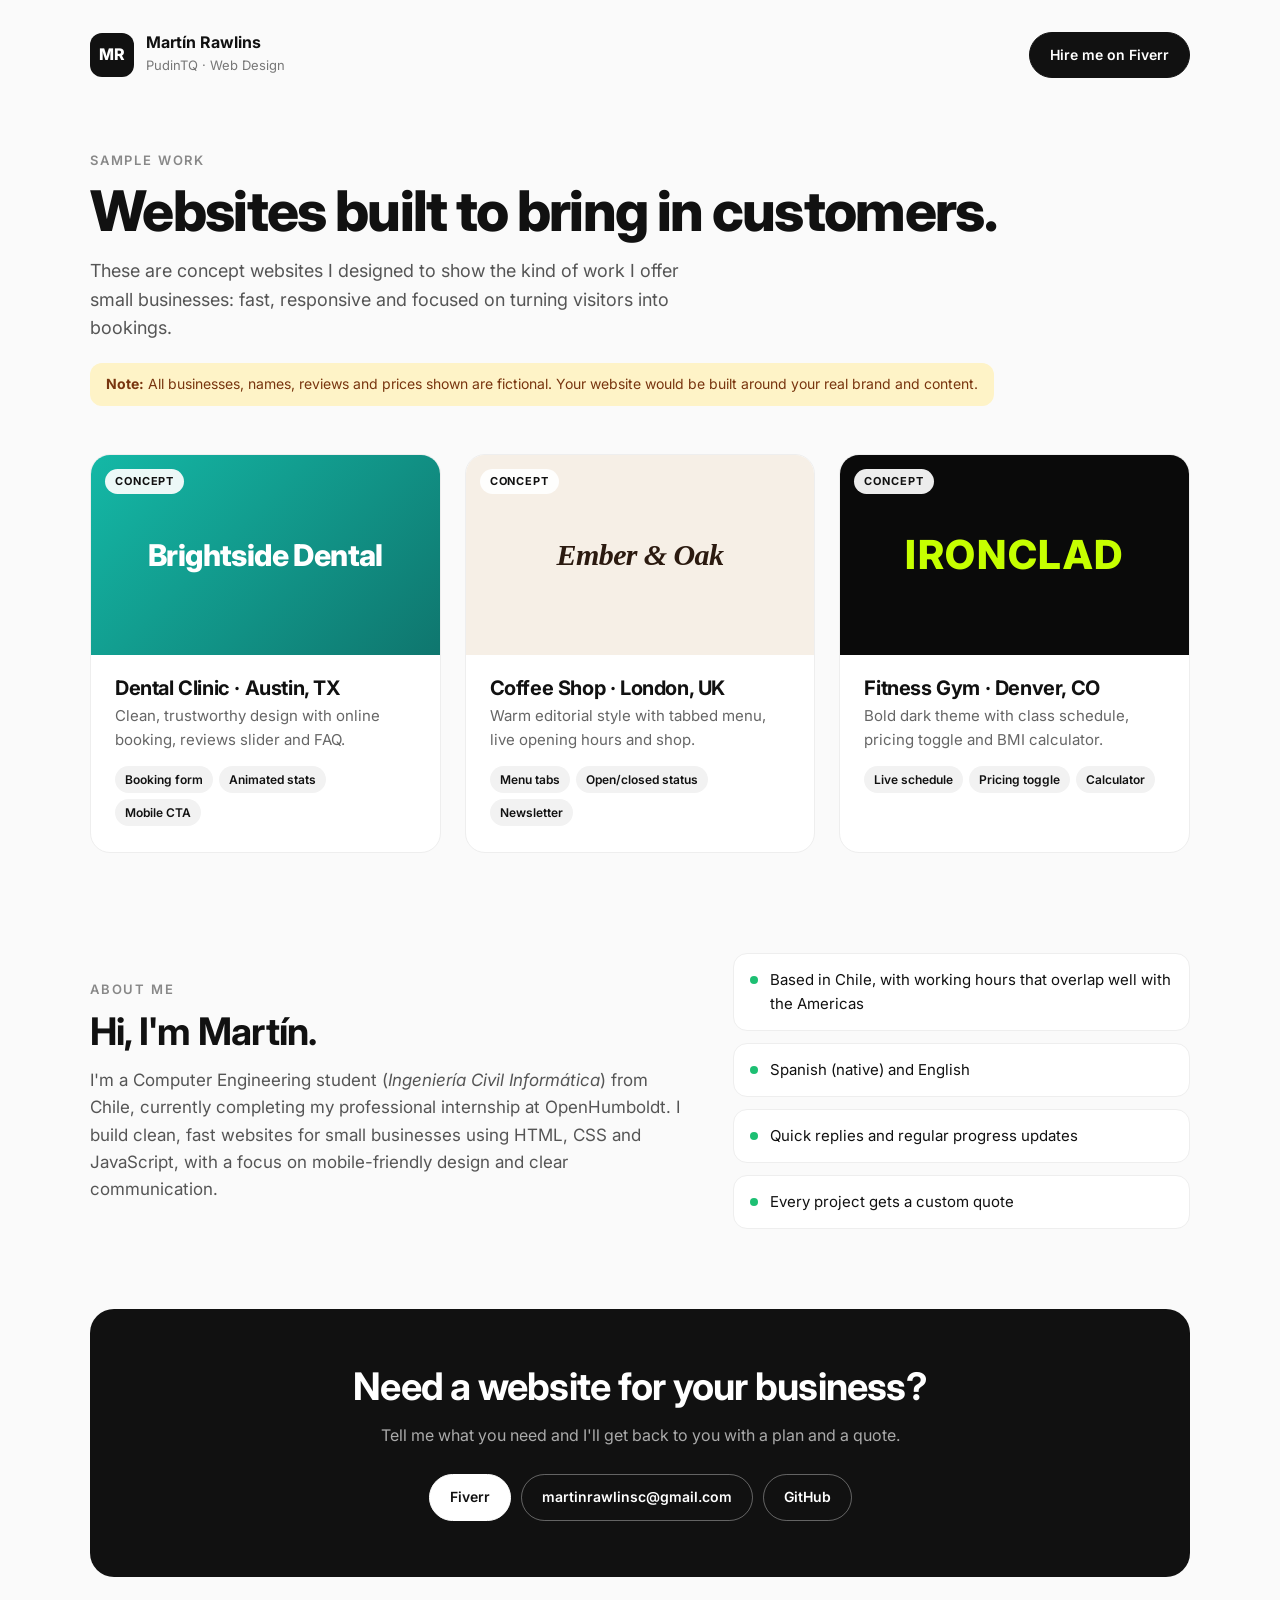
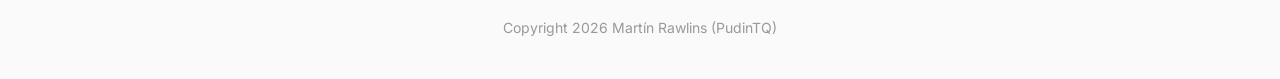
<file: webpages/samples/index.html>
<!DOCTYPE html>
<html lang="en">
<head>
  <meta charset="UTF-8">
  <meta name="viewport" content="width=device-width, initial-scale=1.0">
  <title>Martín Rawlins | Web Design Portfolio</title>
  <meta name="description" content="Web design portfolio of Martín Rawlins (PudinTQ): modern, responsive websites for small businesses.">
  <meta name="author" content="Martín Rawlins">
  <link rel="preconnect" href="https://fonts.googleapis.com">
  <link rel="preconnect" href="https://fonts.gstatic.com" crossorigin>
  <link href="https://fonts.googleapis.com/css2?family=Inter:wght@400;500;600;800&display=swap" rel="stylesheet">
  <style>
    * { box-sizing: border-box; margin: 0; padding: 0; }
    body { font-family: "Inter", system-ui, sans-serif; background: #fafafa; color: #111; line-height: 1.6; padding: 32px 20px 40px; }
    .wrap { max-width: 1100px; margin: 0 auto; }

    .top { display: flex; justify-content: space-between; align-items: center; gap: 16px; flex-wrap: wrap; margin-bottom: 72px; }
    .brand { display: flex; align-items: center; gap: 12px; }
    .brand__mark { display: grid; place-items: center; width: 44px; height: 44px; border-radius: 12px; background: #111; color: #fff; font-weight: 800; }
    .brand strong { display: block; line-height: 1.2; }
    .brand small { color: #777; font-size: 13px; }
    .btn { display: inline-block; padding: 11px 20px; border-radius: 999px; background: #111; color: #fff; font-weight: 600; font-size: 14px; text-decoration: none; transition: .2s; border: 1.5px solid #111; }
    .btn:hover { background: #1dbf73; border-color: #1dbf73; }
    .btn--light { background: #fff; color: #111; border-color: #fff; }
    .btn--outline { background: transparent; color: #fff; border-color: rgba(255,255,255,.35); }
    .btn--outline:hover { background: #fff; color: #111; border-color: #fff; }

    h1 { font-size: clamp(36px, 5vw, 56px); font-weight: 800; letter-spacing: -0.03em; line-height: 1.1; margin-bottom: 14px; }
    h2 { font-size: clamp(28px, 3.5vw, 38px); letter-spacing: -0.02em; line-height: 1.15; margin-bottom: 14px; }
    .kicker { font-size: 13px; font-weight: 600; text-transform: uppercase; letter-spacing: .14em; color: #888; margin-bottom: 10px; }
    .lead { color: #555; font-size: 18px; max-width: 600px; margin-bottom: 20px; }
    .note { display: inline-block; background: #fef3c7; color: #78350f; font-size: 14px; padding: 10px 16px; border-radius: 12px; margin-bottom: 48px; }

    .grid { display: grid; grid-template-columns: repeat(auto-fit, minmax(300px, 1fr)); gap: 24px; }
    .card { display: block; color: inherit; text-decoration: none; background: #fff; border: 1px solid #eee; border-radius: 20px; overflow: hidden; transition: .3s; }
    .card:hover { transform: translateY(-6px); box-shadow: 0 20px 40px rgba(0,0,0,.08); }
    .thumb { position: relative; height: 200px; display: grid; place-items: center; font-size: 30px; font-weight: 800; letter-spacing: -0.02em; }
    .thumb::after { content: "Concept"; position: absolute; top: 14px; left: 14px; background: rgba(255,255,255,.92); color: #111; font-family: "Inter", sans-serif; font-style: normal; font-size: 11px; font-weight: 700; letter-spacing: .08em; text-transform: uppercase; padding: 4px 10px; border-radius: 999px; }
    .body { padding: 22px 24px 26px; }
    .body h2 { font-size: 20px; margin-bottom: 4px; }
    .body p { color: #666; font-size: 15px; margin-bottom: 14px; }
    .tags { display: flex; flex-wrap: wrap; gap: 6px; }
    .tags span { font-size: 12px; font-weight: 600; background: #f2f2f2; padding: 4px 10px; border-radius: 999px; }

    .about { display: grid; grid-template-columns: 1.3fr 1fr; gap: 48px; align-items: center; margin: 100px 0 80px; }
    .about p:not(.kicker) { color: #555; font-size: 17px; }
    .facts { list-style: none; display: grid; gap: 12px; }
    .facts li { display: flex; gap: 12px; align-items: baseline; background: #fff; border: 1px solid #eee; border-radius: 14px; padding: 14px 16px; font-size: 15px; }
    .facts li::before { content: ""; flex: none; width: 8px; height: 8px; border-radius: 50%; background: #1dbf73; transform: translateY(-1px); }

    .contact { background: #111; color: #fff; border-radius: 24px; padding: 56px 32px; text-align: center; }
    .contact p { color: #aaa; margin-bottom: 26px; }
    .contact__links { display: flex; justify-content: center; gap: 10px; flex-wrap: wrap; }
    .foot { text-align: center; color: #999; font-size: 14px; margin-top: 40px; }

    @media (max-width: 760px) {
      .top { margin-bottom: 48px; }
      .about { grid-template-columns: 1fr; gap: 28px; margin: 72px 0 56px; }
      .contact { padding: 44px 20px; }
    }
  </style>
</head>
<body>
  <div class="wrap">
    <header class="top">
      <div class="brand">
        <span class="brand__mark">MR</span>
        <div><strong>Martín Rawlins</strong><small>PudinTQ · Web Design</small></div>
      </div>
      <a class="btn" href="https://www.fiverr.com/pudintq" target="_blank" rel="noopener">Hire me on Fiverr</a>
    </header>

    <p class="kicker">Sample Work</p>
    <h1>Websites built to bring in customers.</h1>
    <p class="lead">These are concept websites I designed to show the kind of work I offer small businesses: fast, responsive and focused on turning visitors into bookings.</p>
    <p class="note"><strong>Note:</strong> All businesses, names, reviews and prices shown are fictional. Your website would be built around your real brand and content.</p>

    <div class="grid">
      <a class="card" href="brightside-dental/index.html">
        <div class="thumb" style="background:linear-gradient(135deg,#14b8a6,#0f766e);color:#fff">Brightside Dental</div>
        <div class="body">
          <h2>Dental Clinic · Austin, TX</h2>
          <p>Clean, trustworthy design with online booking, reviews slider and FAQ.</p>
          <div class="tags"><span>Booking form</span><span>Animated stats</span><span>Mobile CTA</span></div>
        </div>
      </a>
      <a class="card" href="ember-oak-coffee/index.html">
        <div class="thumb" style="background:#f6efe6;color:#2b1a10;font-family:Georgia,serif;font-style:italic">Ember &amp; Oak</div>
        <div class="body">
          <h2>Coffee Shop · London, UK</h2>
          <p>Warm editorial style with tabbed menu, live opening hours and shop.</p>
          <div class="tags"><span>Menu tabs</span><span>Open/closed status</span><span>Newsletter</span></div>
        </div>
      </a>
      <a class="card" href="ironclad-fitness/index.html">
        <div class="thumb" style="background:#0a0a0a;color:#c6ff00;font-size:40px;letter-spacing:.04em">IRONCLAD</div>
        <div class="body">
          <h2>Fitness Gym · Denver, CO</h2>
          <p>Bold dark theme with class schedule, pricing toggle and BMI calculator.</p>
          <div class="tags"><span>Live schedule</span><span>Pricing toggle</span><span>Calculator</span></div>
        </div>
      </a>
    </div>

    <section class="about">
      <div>
        <p class="kicker">About Me</p>
        <h2>Hi, I'm Martín.</h2>
        <p>I'm a Computer Engineering student (<em>Ingeniería Civil Informática</em>) from Chile, currently completing my professional internship at OpenHumboldt. I build clean, fast websites for small businesses using HTML, CSS and JavaScript, with a focus on mobile-friendly design and clear communication.</p>
      </div>
      <ul class="facts">
        <li>Based in Chile, with working hours that overlap well with the Americas</li>
        <li>Spanish (native) and English</li>
        <li>Quick replies and regular progress updates</li>
        <li>Every project gets a custom quote</li>
      </ul>
    </section>

    <section class="contact">
      <h2>Need a website for your business?</h2>
      <p>Tell me what you need and I'll get back to you with a plan and a quote.</p>
      <div class="contact__links">
        <a class="btn btn--light" href="https://www.fiverr.com/pudintq" target="_blank" rel="noopener">Fiverr</a>
        <a class="btn btn--outline" href="mailto:martinrawlinsc@gmail.com">martinrawlinsc@gmail.com</a>
        <a class="btn btn--outline" href="https://github.com/PudinTQ" target="_blank" rel="noopener">GitHub</a>
      </div>
    </section>

    <footer class="foot">Copyright <span id="year"></span> Martín Rawlins (PudinTQ)</footer>
  </div>
  <script>document.getElementById("year").textContent = new Date().getFullYear();</script>
</body>
</html>
</file>
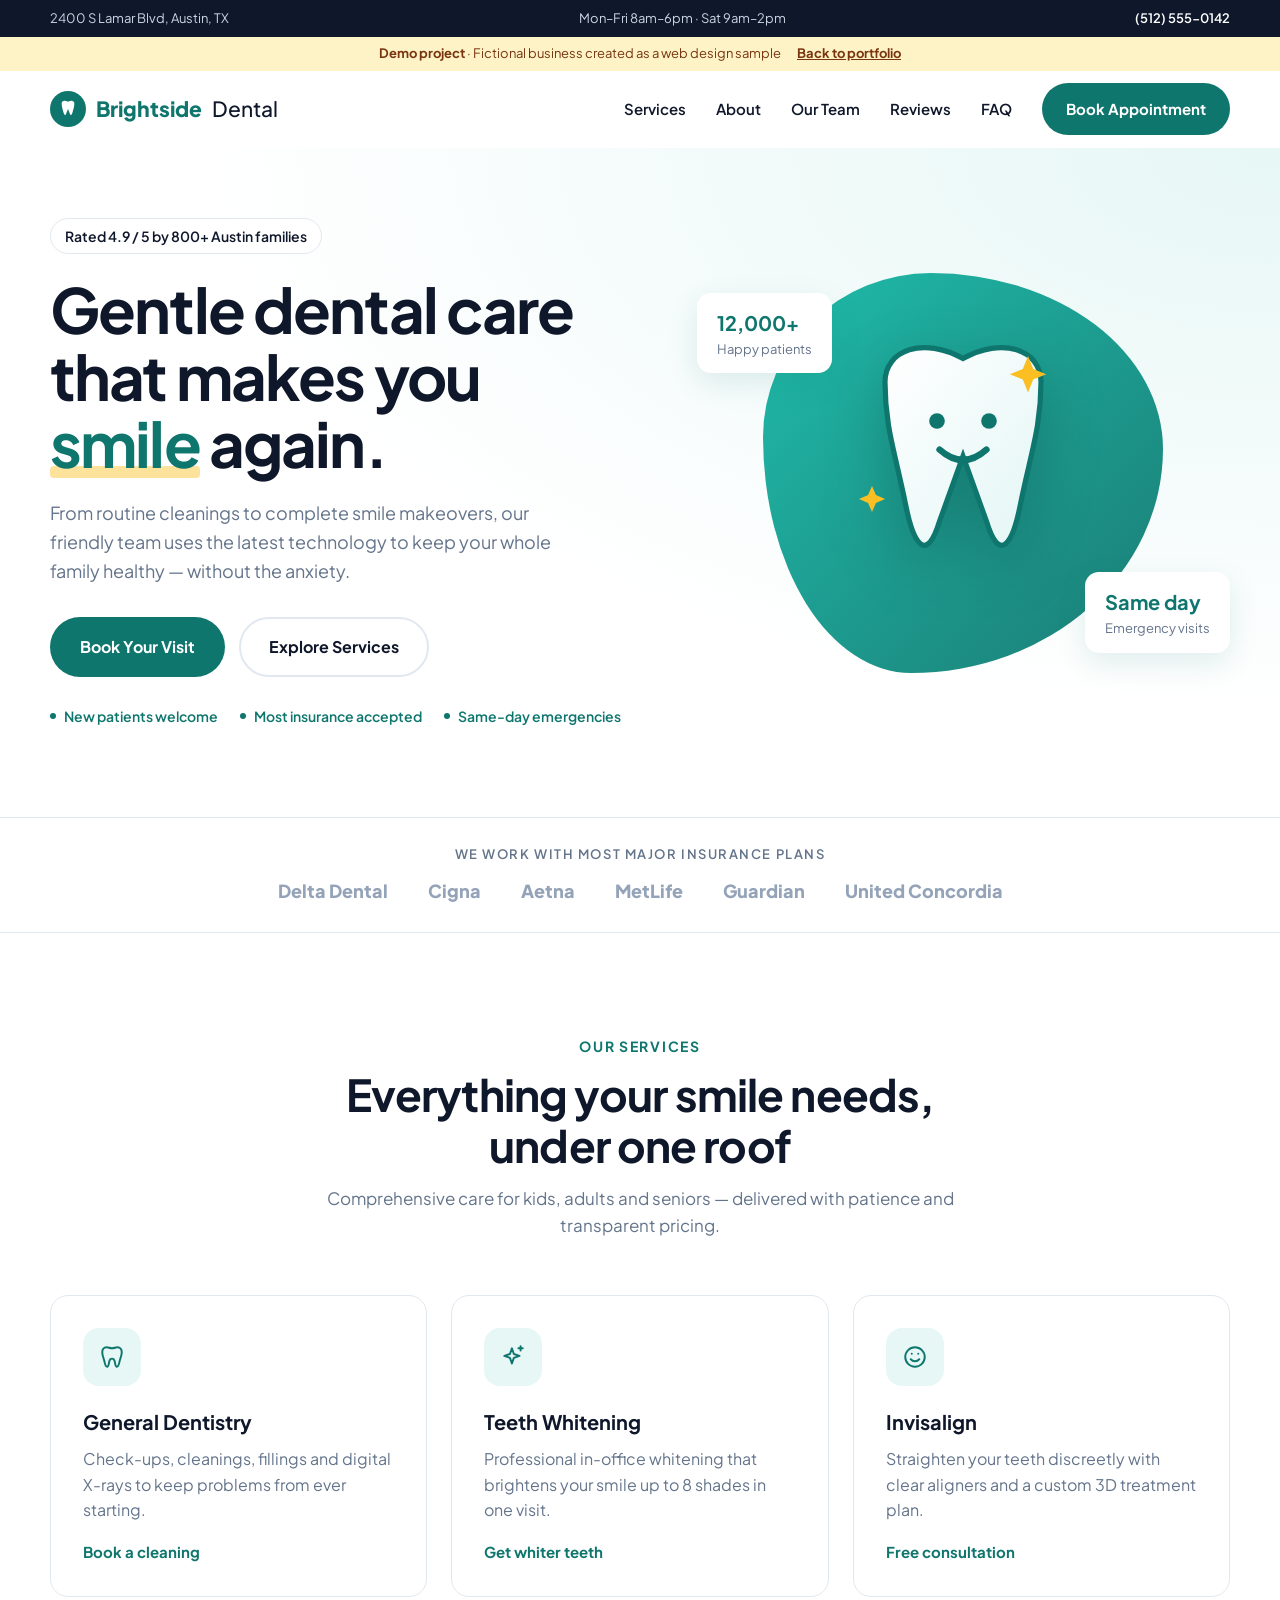
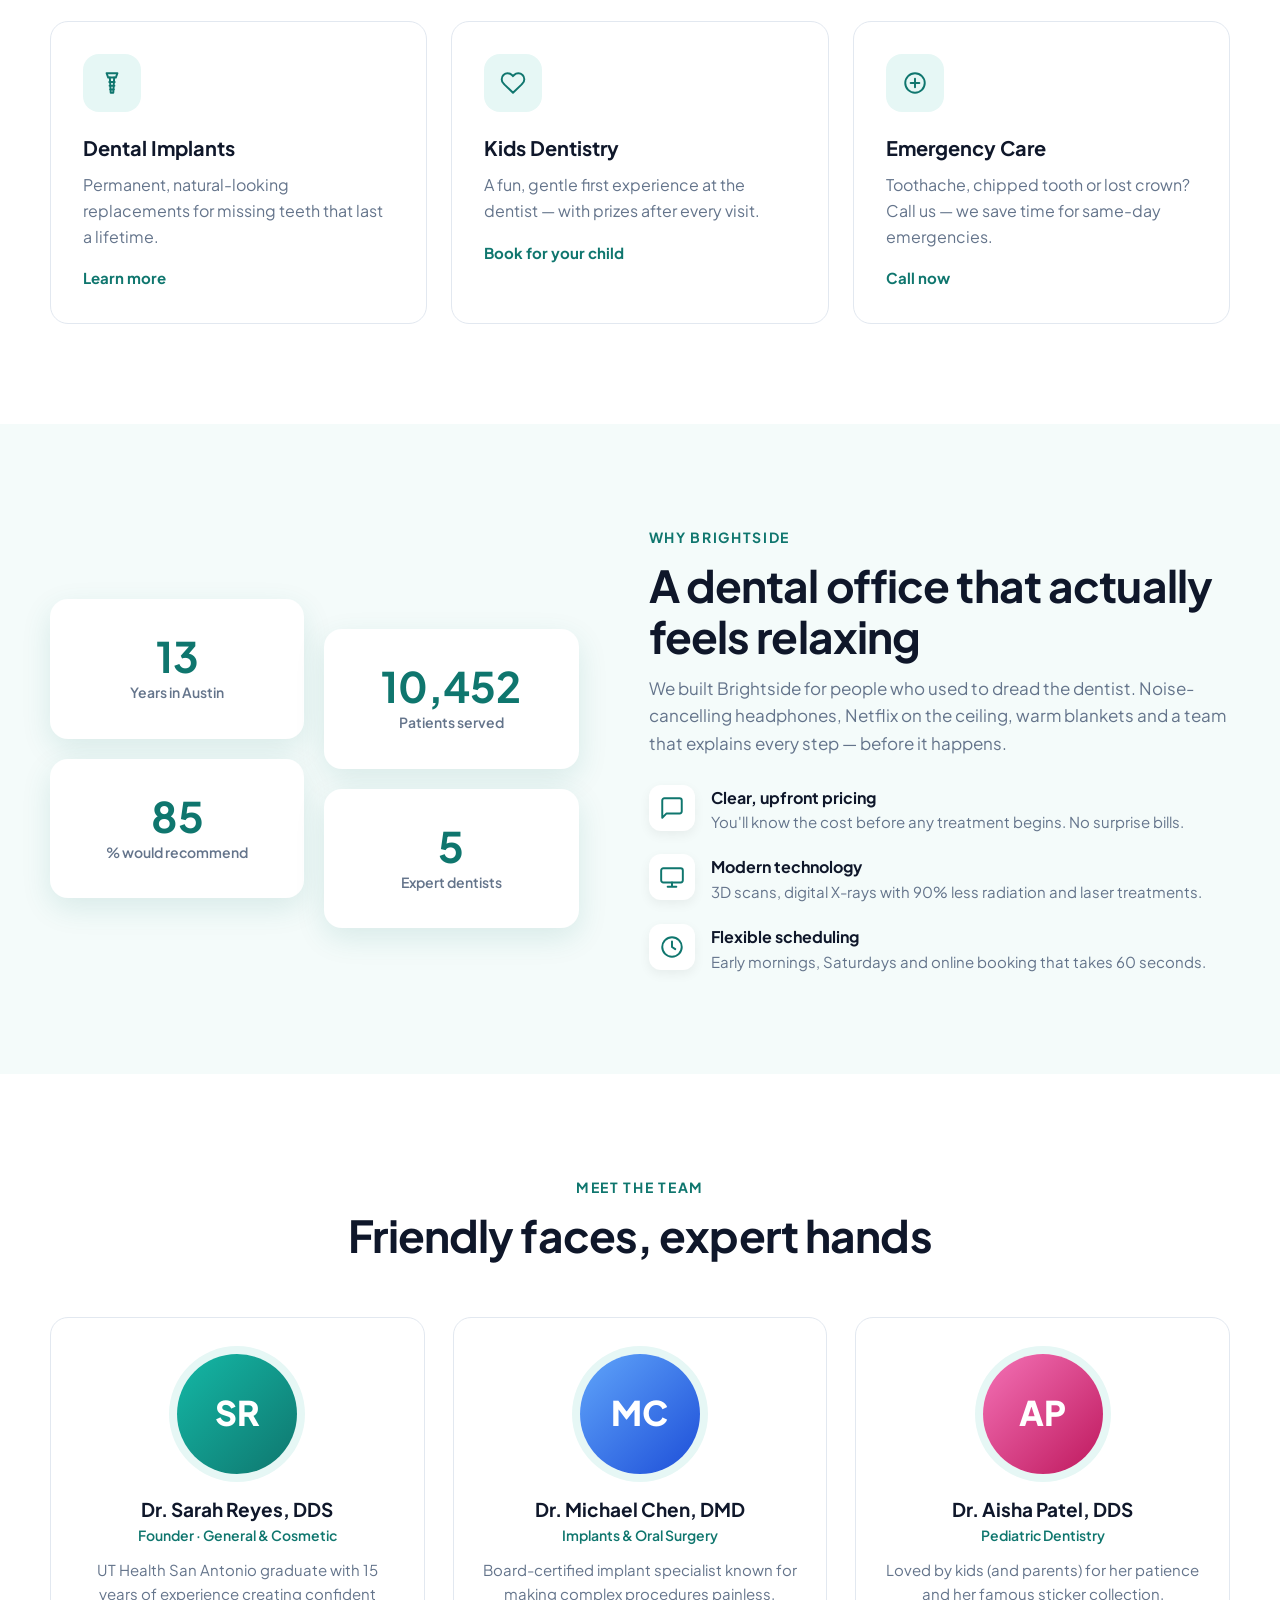
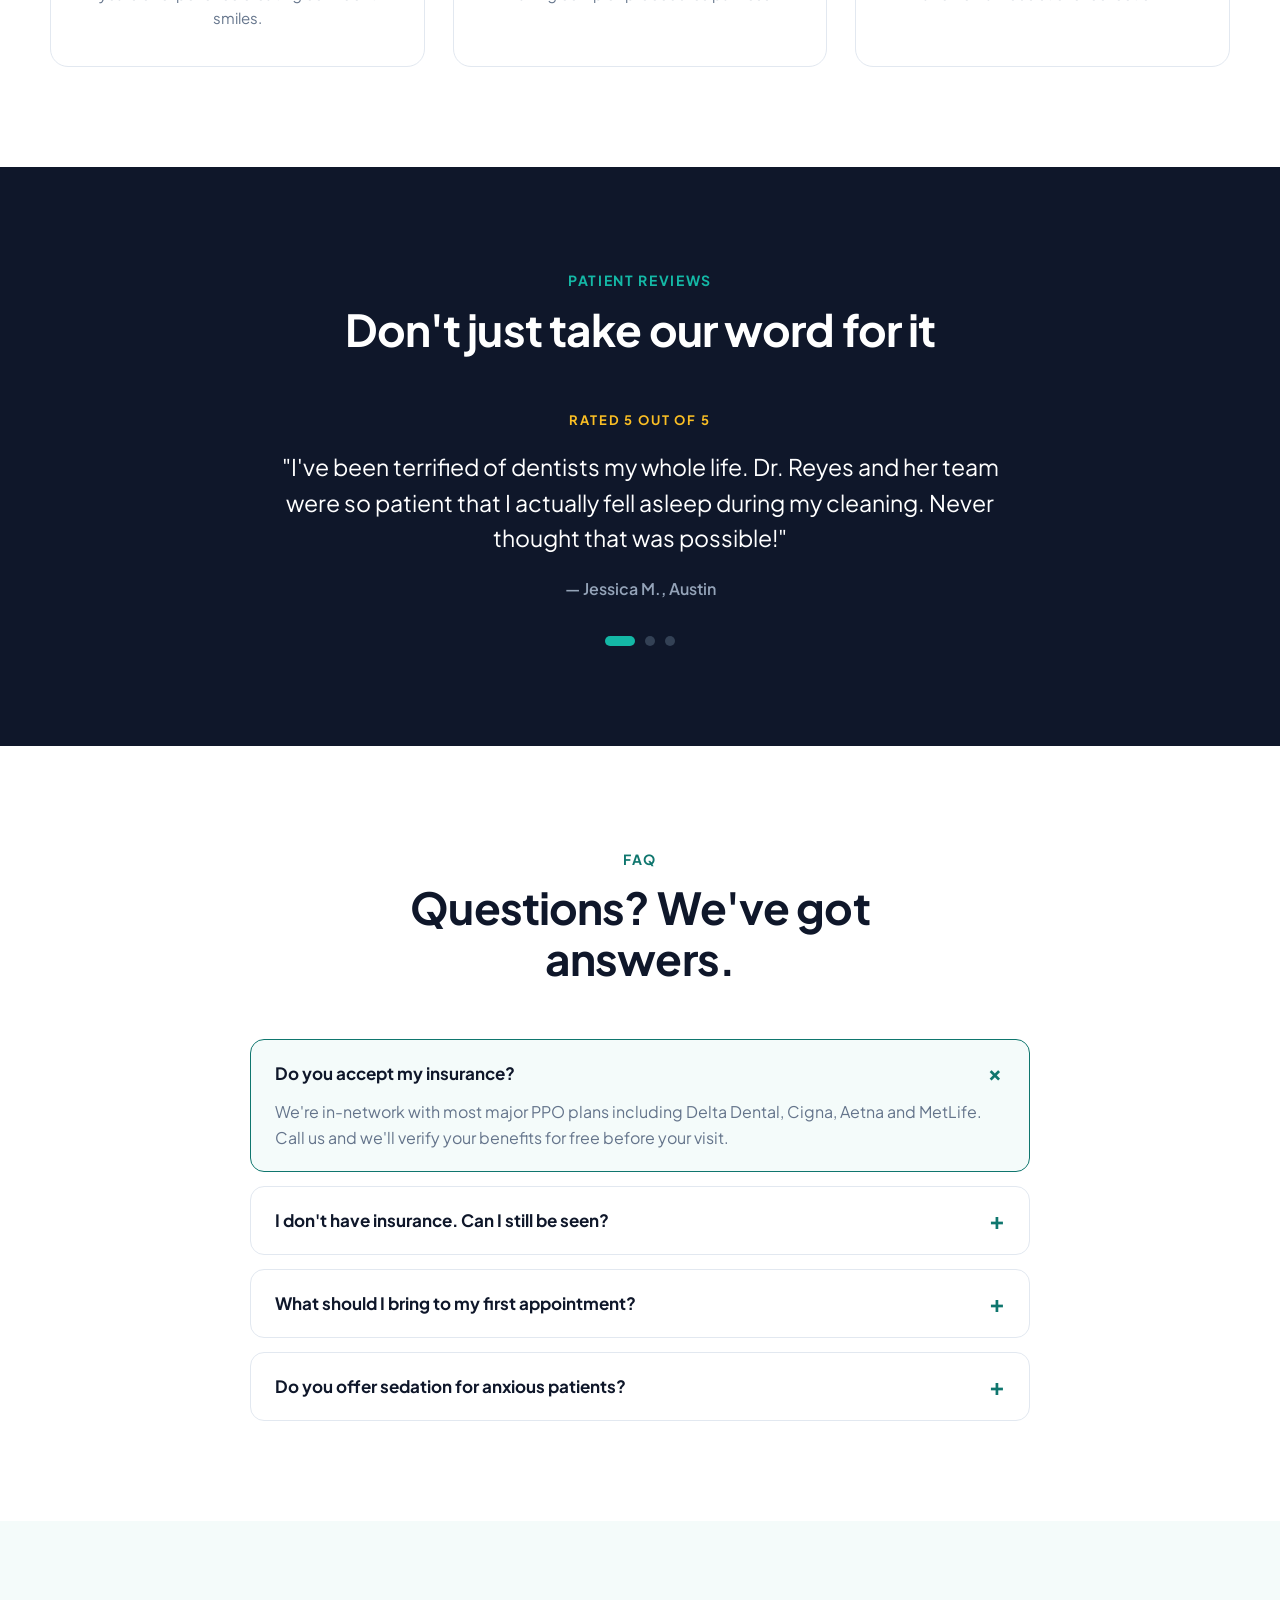
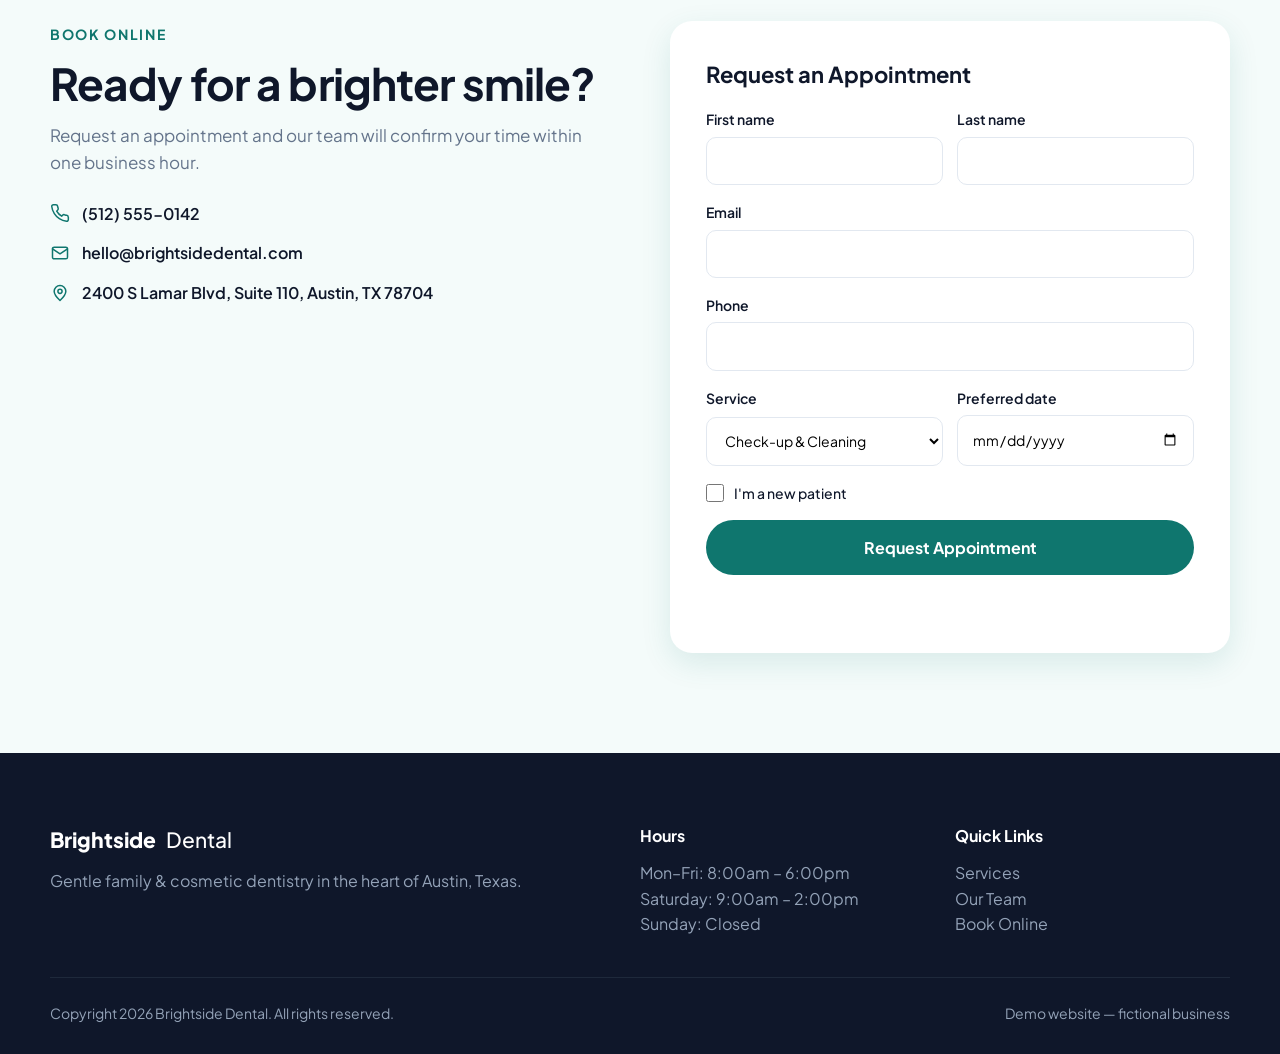
<file: webpages/samples/brightside-dental/index.html>
<!DOCTYPE html>
<html lang="en">
<head>
  <meta charset="UTF-8">
  <meta name="viewport" content="width=device-width, initial-scale=1.0">
  <title>Brightside Dental (Demo) | Family & Cosmetic Dentist Website Sample</title>
  <meta name="robots" content="noindex">
  <meta name="description" content="Brightside Dental offers gentle family, cosmetic and emergency dentistry in Austin, Texas. Book your visit online today.">
  <link rel="preconnect" href="https://fonts.googleapis.com">
  <link rel="preconnect" href="https://fonts.gstatic.com" crossorigin>
  <link href="https://fonts.googleapis.com/css2?family=Plus+Jakarta+Sans:wght@400;500;600;700;800&display=swap" rel="stylesheet">
  <link rel="stylesheet" href="styles.css">
</head>
<body>

  <!-- Top bar -->
  <div class="topbar">
    <div class="container topbar__inner">
      <span>2400 S Lamar Blvd, Austin, TX</span>
      <span>Mon–Fri 8am–6pm · Sat 9am–2pm</span>
      <a href="tel:+15125550142">(512) 555-0142</a>
    </div>
  </div>

  <!-- Header -->
  <header class="header" id="header">
    <div class="demo-bar">
      <span><strong>Demo project</strong><span class="demo-bar__long"> · Fictional business created as a web design sample</span></span>
      <a href="../index.html">Back to portfolio</a>
    </div>
    <div class="container header__inner">
      <a href="#" class="logo">
        <svg viewBox="0 0 40 40" aria-hidden="true"><circle cx="20" cy="20" r="20" fill="currentColor"/><path d="M13 14c0-3 3-4 7-2 4-2 7-1 7 2 0 4-1 6-2 10-1 3-2 4-3 1l-2-5-2 5c-1 3-2 2-3-1-1-4-2-6-2-10z" fill="#fff"/></svg>
        Brightside<span>Dental</span>
      </a>
      <nav class="nav" id="nav">
        <a href="#services">Services</a>
        <a href="#about">About</a>
        <a href="#team">Our Team</a>
        <a href="#reviews">Reviews</a>
        <a href="#faq">FAQ</a>
        <a href="#book" class="btn btn--primary nav__cta">Book Appointment</a>
      </nav>
      <button class="burger" id="burger" aria-label="Open menu" aria-expanded="false">
        <span></span><span></span><span></span>
      </button>
    </div>
  </header>

  <main>
    <!-- Hero -->
    <section class="hero">
      <div class="container hero__inner">
        <div class="hero__text reveal">
          <span class="pill">Rated 4.9 / 5 by 800+ Austin families</span>
          <h1>Gentle dental care that makes you <em>smile</em> again.</h1>
          <p>From routine cleanings to complete smile makeovers, our friendly team uses the latest technology to keep your whole family healthy — without the anxiety.</p>
          <div class="hero__actions">
            <a href="#book" class="btn btn--primary btn--lg">Book Your Visit</a>
            <a href="#services" class="btn btn--ghost btn--lg">Explore Services</a>
          </div>
          <ul class="hero__checks">
            <li>New patients welcome</li>
            <li>Most insurance accepted</li>
            <li>Same-day emergencies</li>
          </ul>
        </div>
        <div class="hero__visual reveal">
          <div class="hero__blob"></div>
          <svg class="hero__tooth" viewBox="0 0 200 220" aria-hidden="true">
            <defs>
              <linearGradient id="toothGrad" x1="0" y1="0" x2="1" y2="1">
                <stop offset="0" stop-color="#ffffff"/>
                <stop offset="1" stop-color="#e3f6f5"/>
              </linearGradient>
            </defs>
            <path d="M40 40c0-25 30-35 60-18 30-17 60-7 60 18 0 35-8 55-16 95-6 30-16 45-26 12l-18-50-18 50c-10 33-20 18-26-12-8-40-16-60-16-95z" fill="url(#toothGrad)" stroke="#0f766e" stroke-width="4"/>
            <circle cx="80" cy="70" r="6" fill="#0f766e"/>
            <circle cx="120" cy="70" r="6" fill="#0f766e"/>
            <path d="M82 92q18 16 36 0" fill="none" stroke="#0f766e" stroke-width="5" stroke-linecap="round"/>
            <path d="M150 20l4 10 10 4-10 4-4 10-4-10-10-4 10-4z" fill="#fbbf24"/>
            <path d="M30 120l3 7 7 3-7 3-3 7-3-7-7-3 7-3z" fill="#fbbf24"/>
          </svg>
          <div class="float-card float-card--1">
            <strong>12,000+</strong><span>Happy patients</span>
          </div>
          <div class="float-card float-card--2">
            <strong>Same day</strong><span>Emergency visits</span>
          </div>
        </div>
      </div>
    </section>

    <!-- Logos / insurance -->
    <section class="insurers">
      <div class="container">
        <p>We work with most major insurance plans</p>
        <div class="insurers__list">
          <span>Delta Dental</span><span>Cigna</span><span>Aetna</span><span>MetLife</span><span>Guardian</span><span>United Concordia</span>
        </div>
      </div>
    </section>

    <!-- Services -->
    <section class="section" id="services">
      <div class="container">
        <div class="section__head reveal">
          <span class="eyebrow">Our Services</span>
          <h2>Everything your smile needs, under one roof</h2>
          <p>Comprehensive care for kids, adults and seniors — delivered with patience and transparent pricing.</p>
        </div>
        <div class="services">
          <article class="service reveal">
            <div class="service__icon"><svg class="icon" viewBox="0 0 24 24" aria-hidden="true"><path d="M7 3C4.5 3 3 5 3 7.5c0 3 1.2 5 2 8.5.5 2.5 1 5 2.5 5s1.5-3 2-5 1-2.5 2.5-2.5 2 .5 2.5 2.5.5 5 2 5 2-2.5 2.5-5c.8-3.5 2-5.5 2-8.5C21 5 19.5 3 17 3c-2 0-3 1-5 1S9 3 7 3z"/></svg></div>
            <h3>General Dentistry</h3>
            <p>Check-ups, cleanings, fillings and digital X-rays to keep problems from ever starting.</p>
            <a href="#book">Book a cleaning</a>
          </article>
          <article class="service reveal">
            <div class="service__icon"><svg class="icon" viewBox="0 0 24 24" aria-hidden="true"><path d="M11 4l1.8 5.2L18 11l-5.2 1.8L11 18l-1.8-5.2L4 11l5.2-1.8z"/><path d="M19 2v4M17 4h4"/></svg></div>
            <h3>Teeth Whitening</h3>
            <p>Professional in-office whitening that brightens your smile up to 8 shades in one visit.</p>
            <a href="#book">Get whiter teeth</a>
          </article>
          <article class="service reveal">
            <div class="service__icon"><svg class="icon" viewBox="0 0 24 24" aria-hidden="true"><circle cx="12" cy="12" r="9"/><path d="M8 14s1.5 2 4 2 4-2 4-2M9 9h.01M15 9h.01"/></svg></div>
            <h3>Invisalign</h3>
            <p>Straighten your teeth discreetly with clear aligners and a custom 3D treatment plan.</p>
            <a href="#book">Free consultation</a>
          </article>
          <article class="service reveal">
            <div class="service__icon"><svg class="icon" viewBox="0 0 24 24" aria-hidden="true"><path d="M7 3h10l-1.5 4h-7z"/><path d="M10 7l.8 14h2.4L14 7M9.5 11h5M9.8 14.5h4.4M10.2 18h3.6"/></svg></div>
            <h3>Dental Implants</h3>
            <p>Permanent, natural-looking replacements for missing teeth that last a lifetime.</p>
            <a href="#book">Learn more</a>
          </article>
          <article class="service reveal">
            <div class="service__icon"><svg class="icon" viewBox="0 0 24 24" aria-hidden="true"><path d="M20.8 4.6a5.5 5.5 0 0 0-7.8 0L12 5.7l-1-1.1a5.5 5.5 0 0 0-7.8 7.8l1 1.1L12 21l7.8-7.5 1-1.1a5.5 5.5 0 0 0 0-7.8z"/></svg></div>
            <h3>Kids Dentistry</h3>
            <p>A fun, gentle first experience at the dentist — with prizes after every visit.</p>
            <a href="#book">Book for your child</a>
          </article>
          <article class="service reveal">
            <div class="service__icon"><svg class="icon" viewBox="0 0 24 24" aria-hidden="true"><circle cx="12" cy="12" r="9"/><path d="M12 8v8M8 12h8"/></svg></div>
            <h3>Emergency Care</h3>
            <p>Toothache, chipped tooth or lost crown? Call us — we save time for same-day emergencies.</p>
            <a href="tel:+15125550142">Call now</a>
          </article>
        </div>
      </div>
    </section>

    <!-- About -->
    <section class="section section--tint" id="about">
      <div class="container about">
        <div class="about__stats reveal">
          <div class="stat"><strong data-count="15">0</strong><span>Years in Austin</span></div>
          <div class="stat"><strong data-count="12000">0</strong><span>Patients served</span></div>
          <div class="stat"><strong data-count="98">0</strong><span>% would recommend</span></div>
          <div class="stat"><strong data-count="6">0</strong><span>Expert dentists</span></div>
        </div>
        <div class="about__text reveal">
          <span class="eyebrow">Why Brightside</span>
          <h2>A dental office that actually feels relaxing</h2>
          <p>We built Brightside for people who used to dread the dentist. Noise-cancelling headphones, Netflix on the ceiling, warm blankets and a team that explains every step — before it happens.</p>
          <ul class="features">
            <li><span><svg class="icon" viewBox="0 0 24 24" aria-hidden="true"><path d="M21 15a2 2 0 0 1-2 2H7l-4 4V5a2 2 0 0 1 2-2h14a2 2 0 0 1 2 2z"/></svg></span><div><strong>Clear, upfront pricing</strong><p>You'll know the cost before any treatment begins. No surprise bills.</p></div></li>
            <li><span><svg class="icon" viewBox="0 0 24 24" aria-hidden="true"><rect x="2" y="4" width="20" height="13" rx="2"/><path d="M8 21h8M12 17v4"/></svg></span><div><strong>Modern technology</strong><p>3D scans, digital X-rays with 90% less radiation and laser treatments.</p></div></li>
            <li><span><svg class="icon" viewBox="0 0 24 24" aria-hidden="true"><circle cx="12" cy="12" r="9"/><path d="M12 7v5l3 2"/></svg></span><div><strong>Flexible scheduling</strong><p>Early mornings, Saturdays and online booking that takes 60 seconds.</p></div></li>
          </ul>
        </div>
      </div>
    </section>

    <!-- Team -->
    <section class="section" id="team">
      <div class="container">
        <div class="section__head reveal">
          <span class="eyebrow">Meet the Team</span>
          <h2>Friendly faces, expert hands</h2>
        </div>
        <div class="team">
          <article class="member reveal">
            <div class="member__avatar" style="--c1:#14b8a6;--c2:#0f766e">SR</div>
            <h3>Dr. Sarah Reyes, DDS</h3>
            <span>Founder · General & Cosmetic</span>
            <p>UT Health San Antonio graduate with 15 years of experience creating confident smiles.</p>
          </article>
          <article class="member reveal">
            <div class="member__avatar" style="--c1:#60a5fa;--c2:#1d4ed8">MC</div>
            <h3>Dr. Michael Chen, DMD</h3>
            <span>Implants & Oral Surgery</span>
            <p>Board-certified implant specialist known for making complex procedures painless.</p>
          </article>
          <article class="member reveal">
            <div class="member__avatar" style="--c1:#f472b6;--c2:#be185d">AP</div>
            <h3>Dr. Aisha Patel, DDS</h3>
            <span>Pediatric Dentistry</span>
            <p>Loved by kids (and parents) for her patience and her famous sticker collection.</p>
          </article>
        </div>
      </div>
    </section>

    <!-- Reviews -->
    <section class="section section--dark" id="reviews">
      <div class="container">
        <div class="section__head reveal">
          <span class="eyebrow">Patient Reviews</span>
          <h2>Don't just take our word for it</h2>
        </div>
        <div class="slider reveal">
          <div class="slider__track" id="sliderTrack">
            <blockquote class="review">
              <div class="stars">Rated 5 out of 5</div>
              <p>"I've been terrified of dentists my whole life. Dr. Reyes and her team were so patient that I actually fell asleep during my cleaning. Never thought that was possible!"</p>
              <cite>— Jessica M., Austin</cite>
            </blockquote>
            <blockquote class="review">
              <div class="stars">Rated 5 out of 5</div>
              <p>"Chipped a tooth on a Saturday morning and they got me in within two hours. Professional, fast and the repair looks perfect."</p>
              <cite>— David R., Round Rock</cite>
            </blockquote>
            <blockquote class="review">
              <div class="stars">Rated 5 out of 5</div>
              <p>"My kids actually ask when their next dentist visit is. Dr. Patel is amazing with children. Highly recommend for families!"</p>
              <cite>— Amanda K., South Austin</cite>
            </blockquote>
          </div>
          <div class="slider__dots" id="sliderDots"></div>
        </div>
      </div>
    </section>

    <!-- FAQ -->
    <section class="section" id="faq">
      <div class="container container--narrow">
        <div class="section__head reveal">
          <span class="eyebrow">FAQ</span>
          <h2>Questions? We've got answers.</h2>
        </div>
        <div class="faq reveal">
          <details open>
            <summary>Do you accept my insurance?</summary>
            <p>We're in-network with most major PPO plans including Delta Dental, Cigna, Aetna and MetLife. Call us and we'll verify your benefits for free before your visit.</p>
          </details>
          <details>
            <summary>I don't have insurance. Can I still be seen?</summary>
            <p>Absolutely. Our Brightside Membership Plan costs $29/month and includes two cleanings, exams, X-rays and 20% off all other treatments.</p>
          </details>
          <details>
            <summary>What should I bring to my first appointment?</summary>
            <p>A photo ID, your insurance card (if any) and a list of medications. You can also fill out your forms online after booking to save time.</p>
          </details>
          <details>
            <summary>Do you offer sedation for anxious patients?</summary>
            <p>Yes. We offer nitrous oxide ("laughing gas") and oral sedation options so you can stay calm and comfortable throughout your treatment.</p>
          </details>
        </div>
      </div>
    </section>

    <!-- Booking -->
    <section class="section section--tint" id="book">
      <div class="container booking">
        <div class="booking__info reveal">
          <span class="eyebrow">Book Online</span>
          <h2>Ready for a brighter smile?</h2>
          <p>Request an appointment and our team will confirm your time within one business hour.</p>
          <ul class="contact-list">
            <li><svg class="icon" viewBox="0 0 24 24" aria-hidden="true"><path d="M22 16.9v3a2 2 0 0 1-2.2 2 19.8 19.8 0 0 1-8.6-3.1 19.5 19.5 0 0 1-6-6A19.8 19.8 0 0 1 2.1 4.2 2 2 0 0 1 4.1 2h3a2 2 0 0 1 2 1.7c.1.9.4 1.8.7 2.7a2 2 0 0 1-.5 2.1L8 9.8a16 16 0 0 0 6 6l1.3-1.3a2 2 0 0 1 2.1-.4c.9.3 1.8.6 2.7.7a2 2 0 0 1 1.7 2z"/></svg><a href="tel:+15125550142">(512) 555-0142</a></li>
            <li><svg class="icon" viewBox="0 0 24 24" aria-hidden="true"><rect x="3" y="5" width="18" height="14" rx="2"/><path d="M3 7l9 6 9-6"/></svg><a href="mailto:hello@brightsidedental.com">hello@brightsidedental.com</a></li>
            <li><svg class="icon" viewBox="0 0 24 24" aria-hidden="true"><path d="M12 21s-7-6.2-7-11a7 7 0 0 1 14 0c0 4.8-7 11-7 11z"/><circle cx="12" cy="10" r="2.5"/></svg>2400 S Lamar Blvd, Suite 110, Austin, TX 78704</li>
          </ul>
          <iframe class="map" title="Brightside Dental location" loading="lazy" src="https://maps.google.com/maps?q=2400%20S%20Lamar%20Blvd%20Austin%20TX&z=14&output=embed"></iframe>
        </div>
        <form class="form reveal" id="bookingForm" novalidate>
          <h3>Request an Appointment</h3>
          <div class="form__row">
            <label>First name<input type="text" name="first" required></label>
            <label>Last name<input type="text" name="last" required></label>
          </div>
          <label>Email<input type="email" name="email" required></label>
          <label>Phone<input type="tel" name="phone" required></label>
          <div class="form__row">
            <label>Service
              <select name="service">
                <option>Check-up & Cleaning</option>
                <option>Teeth Whitening</option>
                <option>Invisalign Consultation</option>
                <option>Dental Implants</option>
                <option>Kids Dentistry</option>
                <option>Emergency</option>
              </select>
            </label>
            <label>Preferred date<input type="date" name="date"></label>
          </div>
          <label class="check"><input type="checkbox" name="new"> I'm a new patient</label>
          <button type="submit" class="btn btn--primary btn--lg btn--block">Request Appointment</button>
          <p class="form__msg" id="formMsg" role="status"></p>
        </form>
      </div>
    </section>
  </main>

  <footer class="footer">
    <div class="container footer__inner">
      <div>
        <a href="#" class="logo logo--light">Brightside<span>Dental</span></a>
        <p>Gentle family & cosmetic dentistry in the heart of Austin, Texas.</p>
      </div>
      <div>
        <h4>Hours</h4>
        <p>Mon–Fri: 8:00am – 6:00pm<br>Saturday: 9:00am – 2:00pm<br>Sunday: Closed</p>
      </div>
      <div>
        <h4>Quick Links</h4>
        <p><a href="#services">Services</a><br><a href="#team">Our Team</a><br><a href="#book">Book Online</a></p>
      </div>
    </div>
    <div class="container footer__bottom">
      <span>Copyright <span id="year"></span> Brightside Dental. All rights reserved.</span>
      <span>Demo website — fictional business</span>
    </div>
  </footer>

  <a href="#book" class="mobile-cta">Book Appointment</a>

  <script src="script.js"></script>
</body>
</html>
</file>
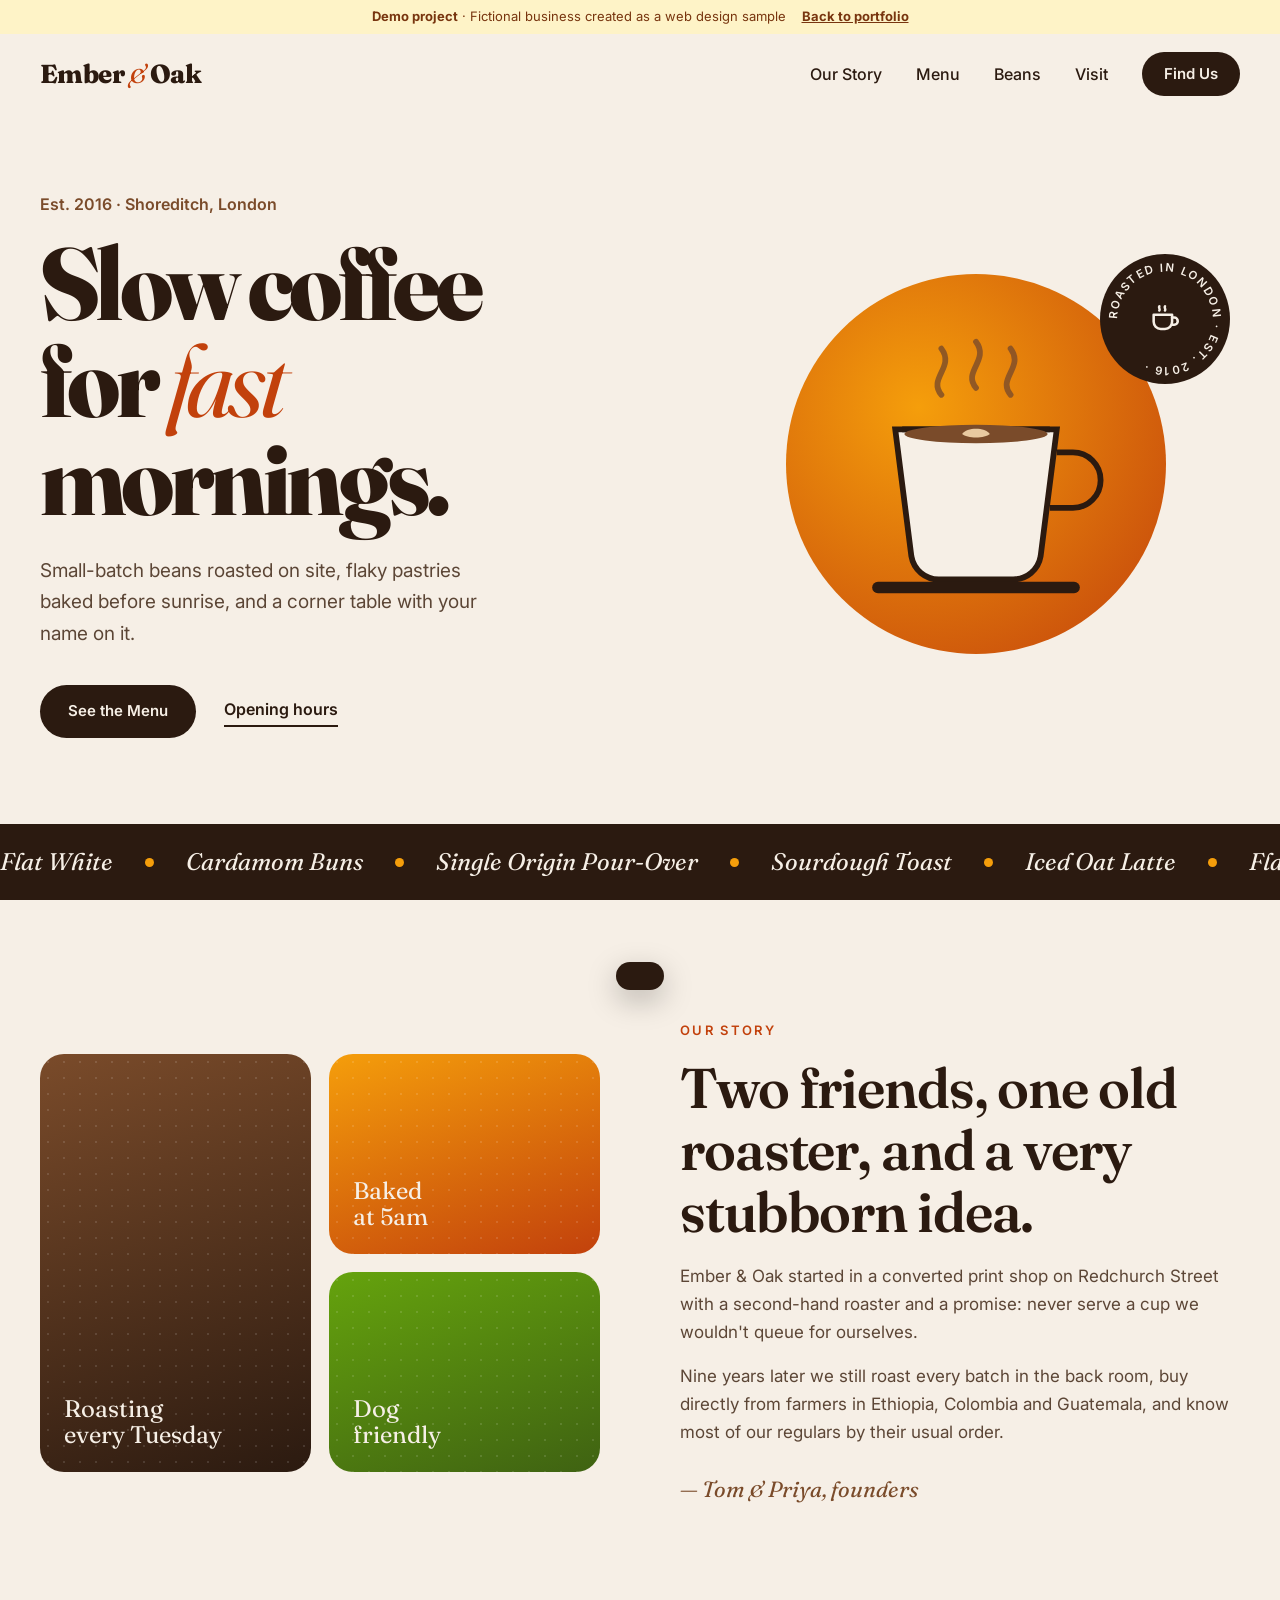
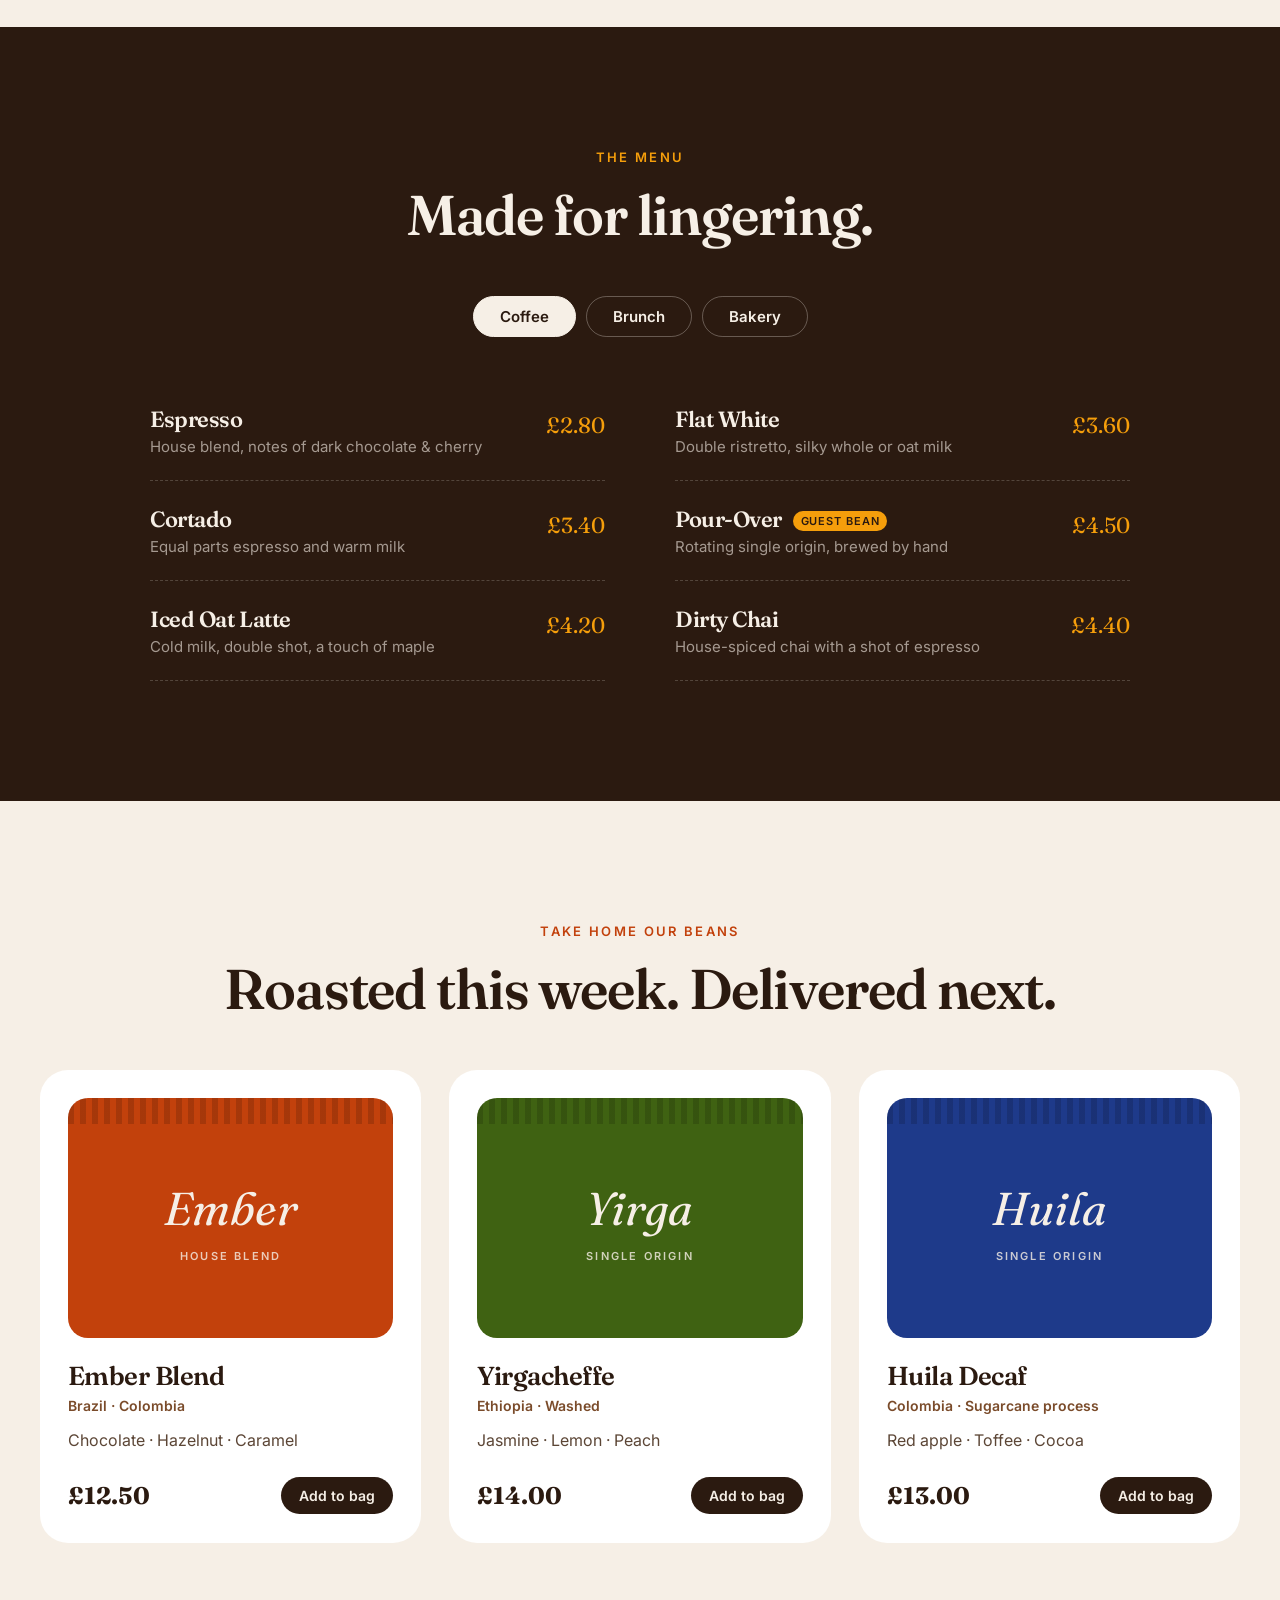
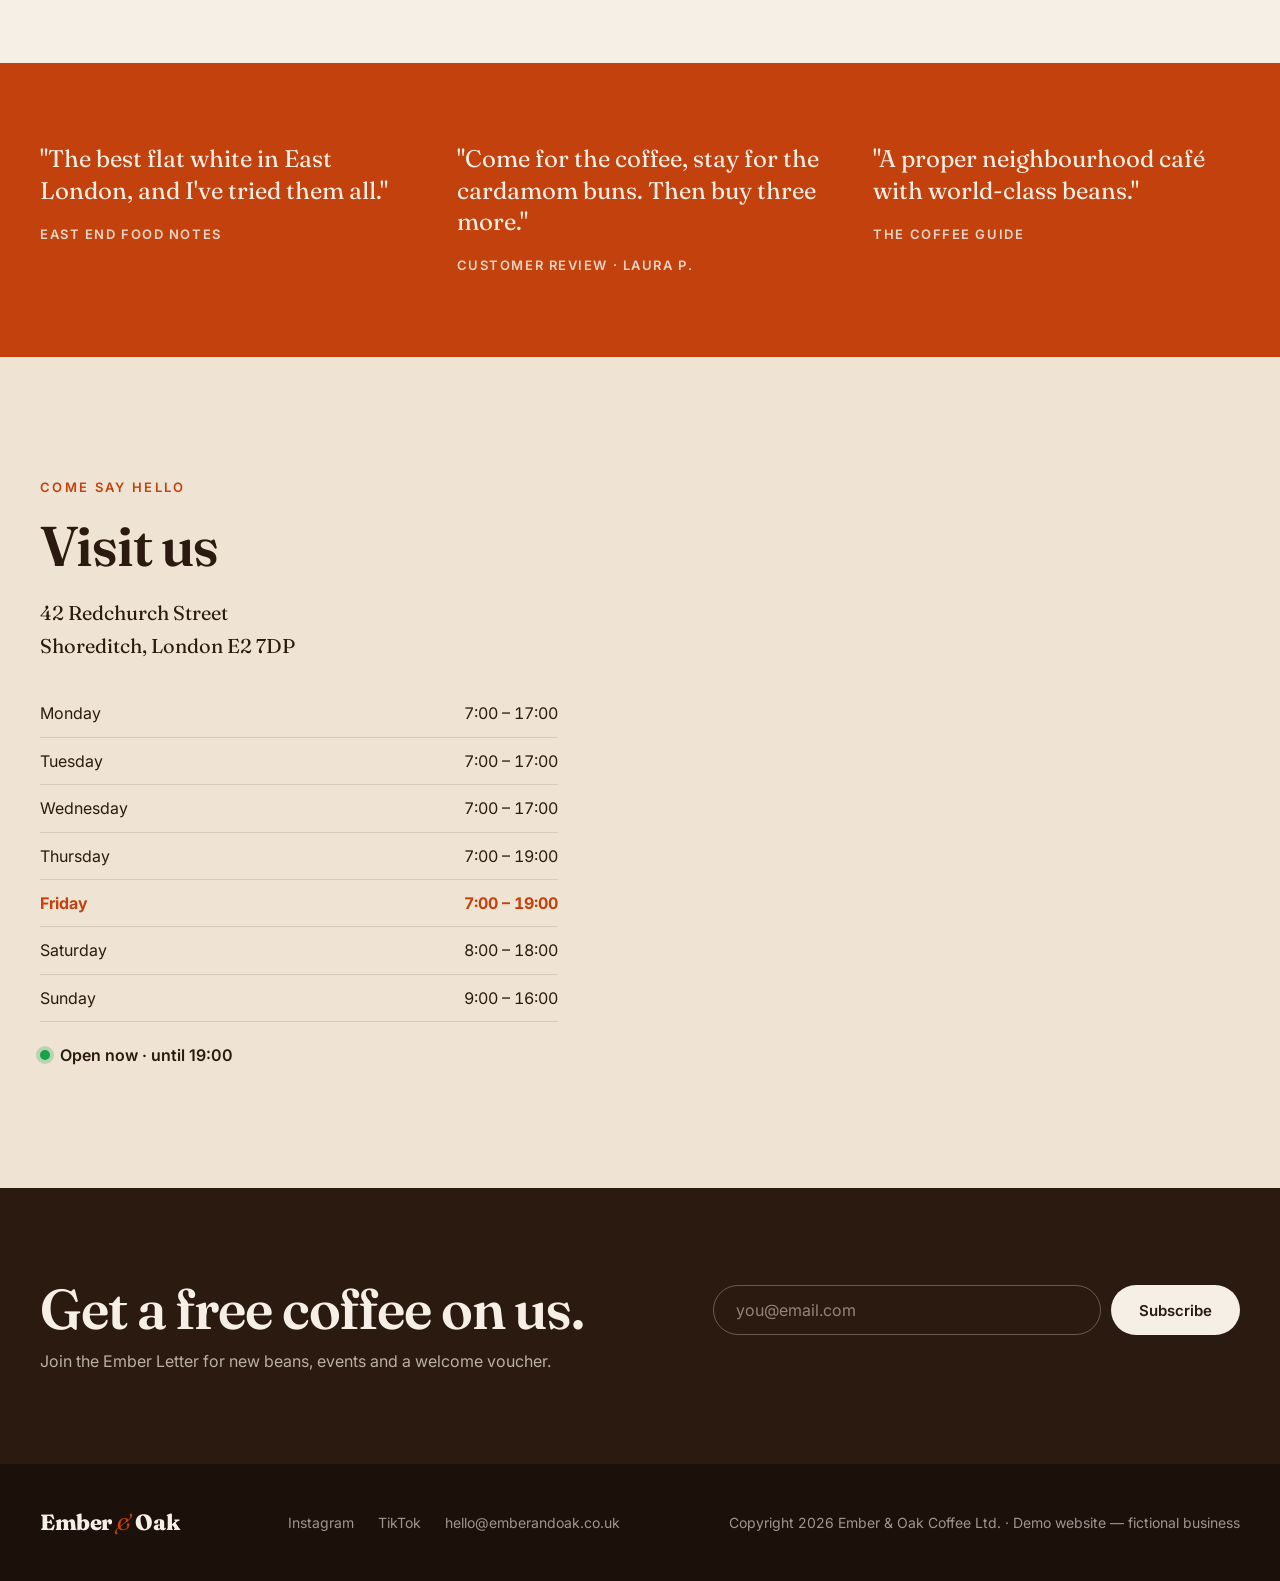
<file: webpages/samples/ember-oak-coffee/index.html>
<!DOCTYPE html>
<html lang="en">
<head>
  <meta charset="UTF-8">
  <meta name="viewport" content="width=device-width, initial-scale=1.0">
  <title>Ember & Oak (Demo) | Coffee Shop Website Sample</title>
  <meta name="robots" content="noindex">
  <meta name="description" content="Ember & Oak is an independent specialty coffee house and bakery in Shoreditch, London. Slow-roasted beans, fresh pastries and all-day brunch.">
  <link rel="preconnect" href="https://fonts.googleapis.com">
  <link rel="preconnect" href="https://fonts.gstatic.com" crossorigin>
  <link href="https://fonts.googleapis.com/css2?family=Fraunces:ital,opsz,wght@0,9..144,400;0,9..144,600;0,9..144,800;1,9..144,400&family=Inter:wght@400;500;600&display=swap" rel="stylesheet">
  <link rel="stylesheet" href="styles.css">
</head>
<body>

  <header class="header" id="header">
    <div class="demo-bar">
      <span><strong>Demo project</strong><span class="demo-bar__long"> · Fictional business created as a web design sample</span></span>
      <a href="../index.html">Back to portfolio</a>
    </div>
    <div class="container header__inner">
      <a href="#" class="logo">Ember <span>&</span> Oak</a>
      <nav class="nav" id="nav">
        <a href="#story">Our Story</a>
        <a href="#menu">Menu</a>
        <a href="#beans">Beans</a>
        <a href="#visit">Visit</a>
        <a href="#visit" class="btn btn--dark">Find Us</a>
      </nav>
      <button class="burger" id="burger" aria-label="Open menu" aria-expanded="false">
        <span></span><span></span>
      </button>
    </div>
  </header>

  <main>
    <!-- Hero -->
    <section class="hero">
      <div class="container hero__inner">
        <div class="hero__text">
          <p class="hero__kicker reveal">Est. 2016 · Shoreditch, London</p>
          <h1 class="reveal">Slow coffee<br>for <em>fast</em> mornings.</h1>
          <p class="hero__lead reveal">Small-batch beans roasted on site, flaky pastries baked before sunrise, and a corner table with your name on it.</p>
          <div class="hero__actions reveal">
            <a href="#menu" class="btn btn--dark">See the Menu</a>
            <a href="#visit" class="link-arrow">Opening hours</a>
          </div>
        </div>
        <div class="hero__art reveal">
          <div class="sun"></div>
          <svg class="cup" viewBox="0 0 260 260" aria-hidden="true">
            <g class="steam" fill="none" stroke="#7a4b2a" stroke-width="5" stroke-linecap="round">
              <path d="M100 70c-12-14 12-24 0-40"/>
              <path d="M130 64c-12-14 12-24 0-40"/>
              <path d="M160 70c-12-14 12-24 0-40"/>
            </g>
            <path d="M60 100h140l-14 110a24 24 0 0 1-24 20h-64a24 24 0 0 1-24-20z" fill="#f6efe6" stroke="#2b1a10" stroke-width="5"/>
            <path d="M200 120h14a24 24 0 0 1 0 48h-20" fill="none" stroke="#2b1a10" stroke-width="5"/>
            <path d="M66 100h128" stroke="#2b1a10" stroke-width="5"/>
            <ellipse cx="130" cy="104" rx="62" ry="8" fill="#7a4b2a"/>
            <path d="M118 104c4-6 20-6 24 0-4 4-20 4-24 0z" fill="#e8c9a0"/>
            <rect x="40" y="232" width="180" height="10" rx="5" fill="#2b1a10"/>
          </svg>
          <div class="badge">
            <svg viewBox="0 0 120 120"><defs><path id="circle" d="M60 60m-44 0a44 44 0 1 1 88 0a44 44 0 1 1-88 0"/></defs><text><textPath href="#circle">ROASTED IN LONDON · EST. 2016 · </textPath></text></svg>
            <svg class="badge__cup" viewBox="0 0 24 24" aria-hidden="true"><path d="M4 9h13v5a5 5 0 0 1-5 5H9a5 5 0 0 1-5-5z"/><path d="M17 11h1.5a2.5 2.5 0 0 1 0 5H17"/><path d="M8 3c-.8 1 .8 2 0 3M12 3c-.8 1 .8 2 0 3"/></svg>
          </div>
        </div>
      </div>
      <div class="marquee" aria-hidden="true">
        <div class="marquee__track">
          <span>Flat White</span><span class="sep" aria-hidden="true"></span><span>Cardamom Buns</span><span class="sep" aria-hidden="true"></span><span>Single Origin Pour-Over</span><span class="sep" aria-hidden="true"></span><span>Sourdough Toast</span><span class="sep" aria-hidden="true"></span><span>Iced Oat Latte</span><span class="sep" aria-hidden="true"></span>
          <span>Flat White</span><span class="sep" aria-hidden="true"></span><span>Cardamom Buns</span><span class="sep" aria-hidden="true"></span><span>Single Origin Pour-Over</span><span class="sep" aria-hidden="true"></span><span>Sourdough Toast</span><span class="sep" aria-hidden="true"></span><span>Iced Oat Latte</span><span class="sep" aria-hidden="true"></span>
        </div>
      </div>
    </section>

    <!-- Story -->
    <section class="section" id="story">
      <div class="container story">
        <div class="story__tiles reveal">
          <div class="tile tile--a"><span>Roasting<br>every Tuesday</span></div>
          <div class="tile tile--b"><span>Baked<br>at 5am</span></div>
          <div class="tile tile--c"><span>Dog<br>friendly</span></div>
        </div>
        <div class="story__text reveal">
          <p class="kicker">Our Story</p>
          <h2>Two friends, one old roaster, and a very stubborn idea.</h2>
          <p>Ember & Oak started in a converted print shop on Redchurch Street with a second-hand roaster and a promise: never serve a cup we wouldn't queue for ourselves.</p>
          <p>Nine years later we still roast every batch in the back room, buy directly from farmers in Ethiopia, Colombia and Guatemala, and know most of our regulars by their usual order.</p>
          <div class="signature">— Tom & Priya, founders</div>
        </div>
      </div>
    </section>

    <!-- Menu -->
    <section class="section section--dark" id="menu">
      <div class="container">
        <div class="section__head reveal">
          <p class="kicker">The Menu</p>
          <h2>Made for lingering.</h2>
        </div>
        <div class="tabs reveal" role="tablist">
          <button class="tab active" role="tab" aria-selected="true" data-tab="coffee">Coffee</button>
          <button class="tab" role="tab" aria-selected="false" data-tab="brunch">Brunch</button>
          <button class="tab" role="tab" aria-selected="false" data-tab="bakery">Bakery</button>
        </div>

        <div class="menu active" id="coffee" role="tabpanel">
          <div class="item"><div><h3>Espresso</h3><p>House blend, notes of dark chocolate & cherry</p></div><span>£2.80</span></div>
          <div class="item"><div><h3>Flat White</h3><p>Double ristretto, silky whole or oat milk</p></div><span>£3.60</span></div>
          <div class="item"><div><h3>Cortado</h3><p>Equal parts espresso and warm milk</p></div><span>£3.40</span></div>
          <div class="item"><div><h3>Pour-Over <em>Guest bean</em></h3><p>Rotating single origin, brewed by hand</p></div><span>£4.50</span></div>
          <div class="item"><div><h3>Iced Oat Latte</h3><p>Cold milk, double shot, a touch of maple</p></div><span>£4.20</span></div>
          <div class="item"><div><h3>Dirty Chai</h3><p>House-spiced chai with a shot of espresso</p></div><span>£4.40</span></div>
        </div>

        <div class="menu" id="brunch" role="tabpanel">
          <div class="item"><div><h3>Avocado Sourdough</h3><p>Chilli, lime, feta, poached egg</p></div><span>£10.50</span></div>
          <div class="item"><div><h3>Shakshuka</h3><p>Baked eggs, spiced tomato, labneh, flatbread</p></div><span>£11.80</span></div>
          <div class="item"><div><h3>Buttermilk Pancakes</h3><p>Seasonal berries, whipped ricotta, maple</p></div><span>£10.20</span></div>
          <div class="item"><div><h3>The Full Oak <em>Vegan option</em></h3><p>Eggs, bacon, mushrooms, beans, hash brown</p></div><span>£14.00</span></div>
          <div class="item"><div><h3>Granola Bowl</h3><p>House granola, Greek yoghurt, honey, fruit</p></div><span>£7.80</span></div>
          <div class="item"><div><h3>Grilled Cheese</h3><p>Montgomery cheddar, kimchi, sourdough</p></div><span>£9.50</span></div>
        </div>

        <div class="menu" id="bakery" role="tabpanel">
          <div class="item"><div><h3>Cardamom Bun</h3><p>Our bestseller. Swedish-style, sticky & fragrant</p></div><span>£3.80</span></div>
          <div class="item"><div><h3>Butter Croissant</h3><p>72-hour laminated, French butter</p></div><span>£3.20</span></div>
          <div class="item"><div><h3>Pain au Chocolat</h3><p>Two bars of 70% dark chocolate</p></div><span>£3.60</span></div>
          <div class="item"><div><h3>Banana Bread <em>Gluten free</em></h3><p>Brown butter, walnuts, served warm</p></div><span>£3.90</span></div>
          <div class="item"><div><h3>Almond Croissant</h3><p>Twice baked with frangipane</p></div><span>£4.20</span></div>
          <div class="item"><div><h3>Sourdough Loaf</h3><p>Take one home — 24h fermented</p></div><span>£5.50</span></div>
        </div>
      </div>
    </section>

    <!-- Beans -->
    <section class="section" id="beans">
      <div class="container">
        <div class="section__head reveal">
          <p class="kicker">Take Home Our Beans</p>
          <h2>Roasted this week. Delivered next.</h2>
        </div>
        <div class="beans">
          <article class="bean reveal" style="--bag:#c2410c">
            <div class="bean__bag"><span>Ember</span><small>House Blend</small></div>
            <h3>Ember Blend</h3>
            <p class="bean__origin">Brazil · Colombia</p>
            <p class="bean__notes">Chocolate · Hazelnut · Caramel</p>
            <div class="bean__foot"><strong>£12.50</strong><button class="add" data-name="Ember Blend">Add to bag</button></div>
          </article>
          <article class="bean reveal" style="--bag:#3f6212">
            <div class="bean__bag"><span>Yirga</span><small>Single Origin</small></div>
            <h3>Yirgacheffe</h3>
            <p class="bean__origin">Ethiopia · Washed</p>
            <p class="bean__notes">Jasmine · Lemon · Peach</p>
            <div class="bean__foot"><strong>£14.00</strong><button class="add" data-name="Yirgacheffe">Add to bag</button></div>
          </article>
          <article class="bean reveal" style="--bag:#1e3a8a">
            <div class="bean__bag"><span>Huila</span><small>Single Origin</small></div>
            <h3>Huila Decaf</h3>
            <p class="bean__origin">Colombia · Sugarcane process</p>
            <p class="bean__notes">Red apple · Toffee · Cocoa</p>
            <div class="bean__foot"><strong>£13.00</strong><button class="add" data-name="Huila Decaf">Add to bag</button></div>
          </article>
        </div>
      </div>
    </section>

    <!-- Quotes -->
    <section class="quotes">
      <div class="container quotes__inner reveal">
        <blockquote>
          <p>"The best flat white in East London, and I've tried them all."</p>
          <cite>East End Food Notes</cite>
        </blockquote>
        <blockquote>
          <p>"Come for the coffee, stay for the cardamom buns. Then buy three more."</p>
          <cite>Customer review · Laura P.</cite>
        </blockquote>
        <blockquote>
          <p>"A proper neighbourhood café with world-class beans."</p>
          <cite>The Coffee Guide</cite>
        </blockquote>
      </div>
    </section>

    <!-- Visit -->
    <section class="section section--cream" id="visit">
      <div class="container visit">
        <div class="visit__info reveal">
          <p class="kicker">Come Say Hello</p>
          <h2>Visit us</h2>
          <address>
            42 Redchurch Street<br>Shoreditch, London E2 7DP
          </address>
          <table class="hours">
            <tbody>
              <tr data-day="1"><td>Monday</td><td>7:00 – 17:00</td></tr>
              <tr data-day="2"><td>Tuesday</td><td>7:00 – 17:00</td></tr>
              <tr data-day="3"><td>Wednesday</td><td>7:00 – 17:00</td></tr>
              <tr data-day="4"><td>Thursday</td><td>7:00 – 19:00</td></tr>
              <tr data-day="5"><td>Friday</td><td>7:00 – 19:00</td></tr>
              <tr data-day="6"><td>Saturday</td><td>8:00 – 18:00</td></tr>
              <tr data-day="0"><td>Sunday</td><td>9:00 – 16:00</td></tr>
            </tbody>
          </table>
          <p class="open-status" id="openStatus"></p>
        </div>
        <iframe class="map reveal" title="Ember & Oak location" loading="lazy" src="https://maps.google.com/maps?q=Redchurch%20Street%20London&z=15&output=embed"></iframe>
      </div>
    </section>

    <!-- Newsletter -->
    <section class="newsletter">
      <div class="container newsletter__inner reveal">
        <div>
          <h2>Get a free coffee on us.</h2>
          <p>Join the Ember Letter for new beans, events and a welcome voucher.</p>
        </div>
        <form class="newsletter__form" id="newsForm" novalidate>
          <input type="email" name="email" placeholder="you@email.com" aria-label="Email address" required>
          <button type="submit" class="btn btn--light">Subscribe</button>
          <p class="newsletter__msg" id="newsMsg" role="status"></p>
        </form>
      </div>
    </section>
  </main>

  <footer class="footer">
    <div class="container footer__inner">
      <a href="#" class="logo">Ember <span>&</span> Oak</a>
      <div class="socials">
        <a href="#" aria-label="Instagram">Instagram</a>
        <a href="#" aria-label="TikTok">TikTok</a>
        <a href="#" aria-label="Email">hello@emberandoak.co.uk</a>
      </div>
      <p>Copyright <span id="year"></span> Ember & Oak Coffee Ltd. · Demo website — fictional business</p>
    </div>
  </footer>

  <div class="toast" id="toast" role="status"></div>

  <script src="script.js"></script>
</body>
</html>
</file>
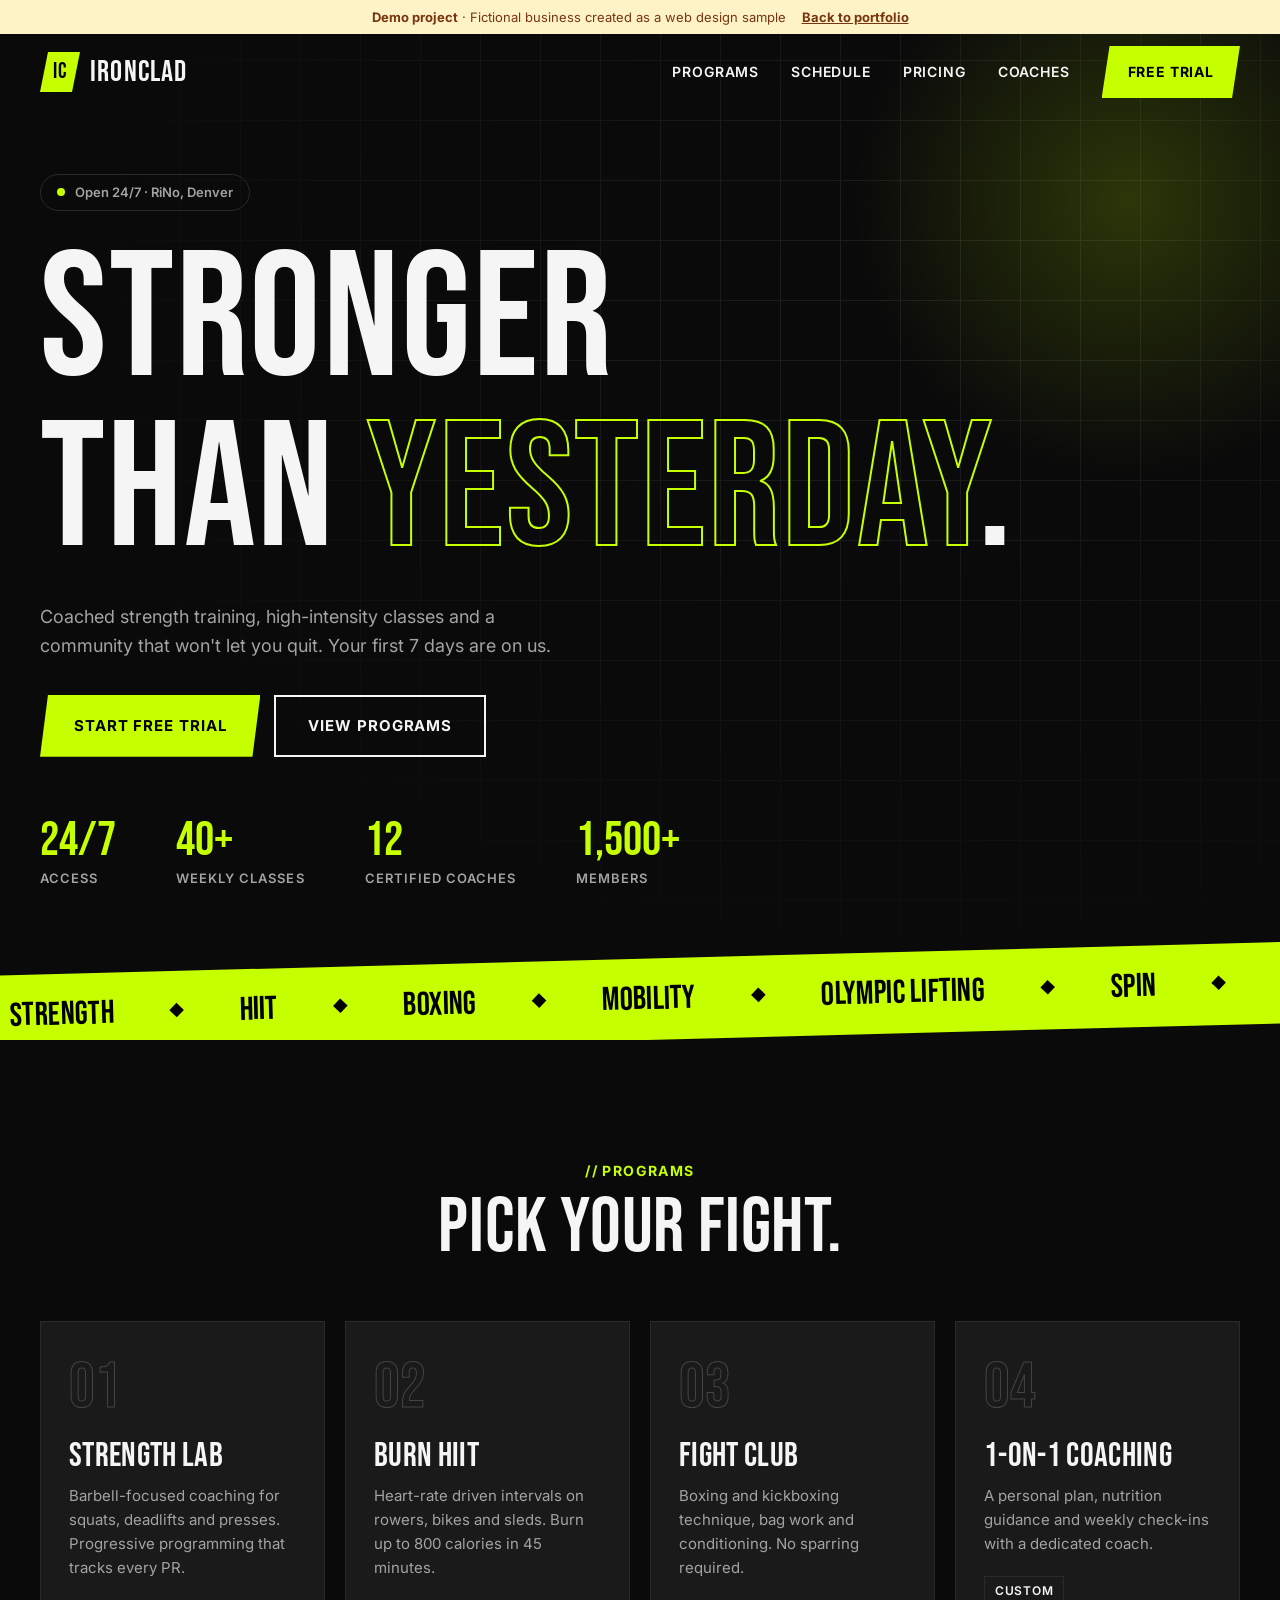
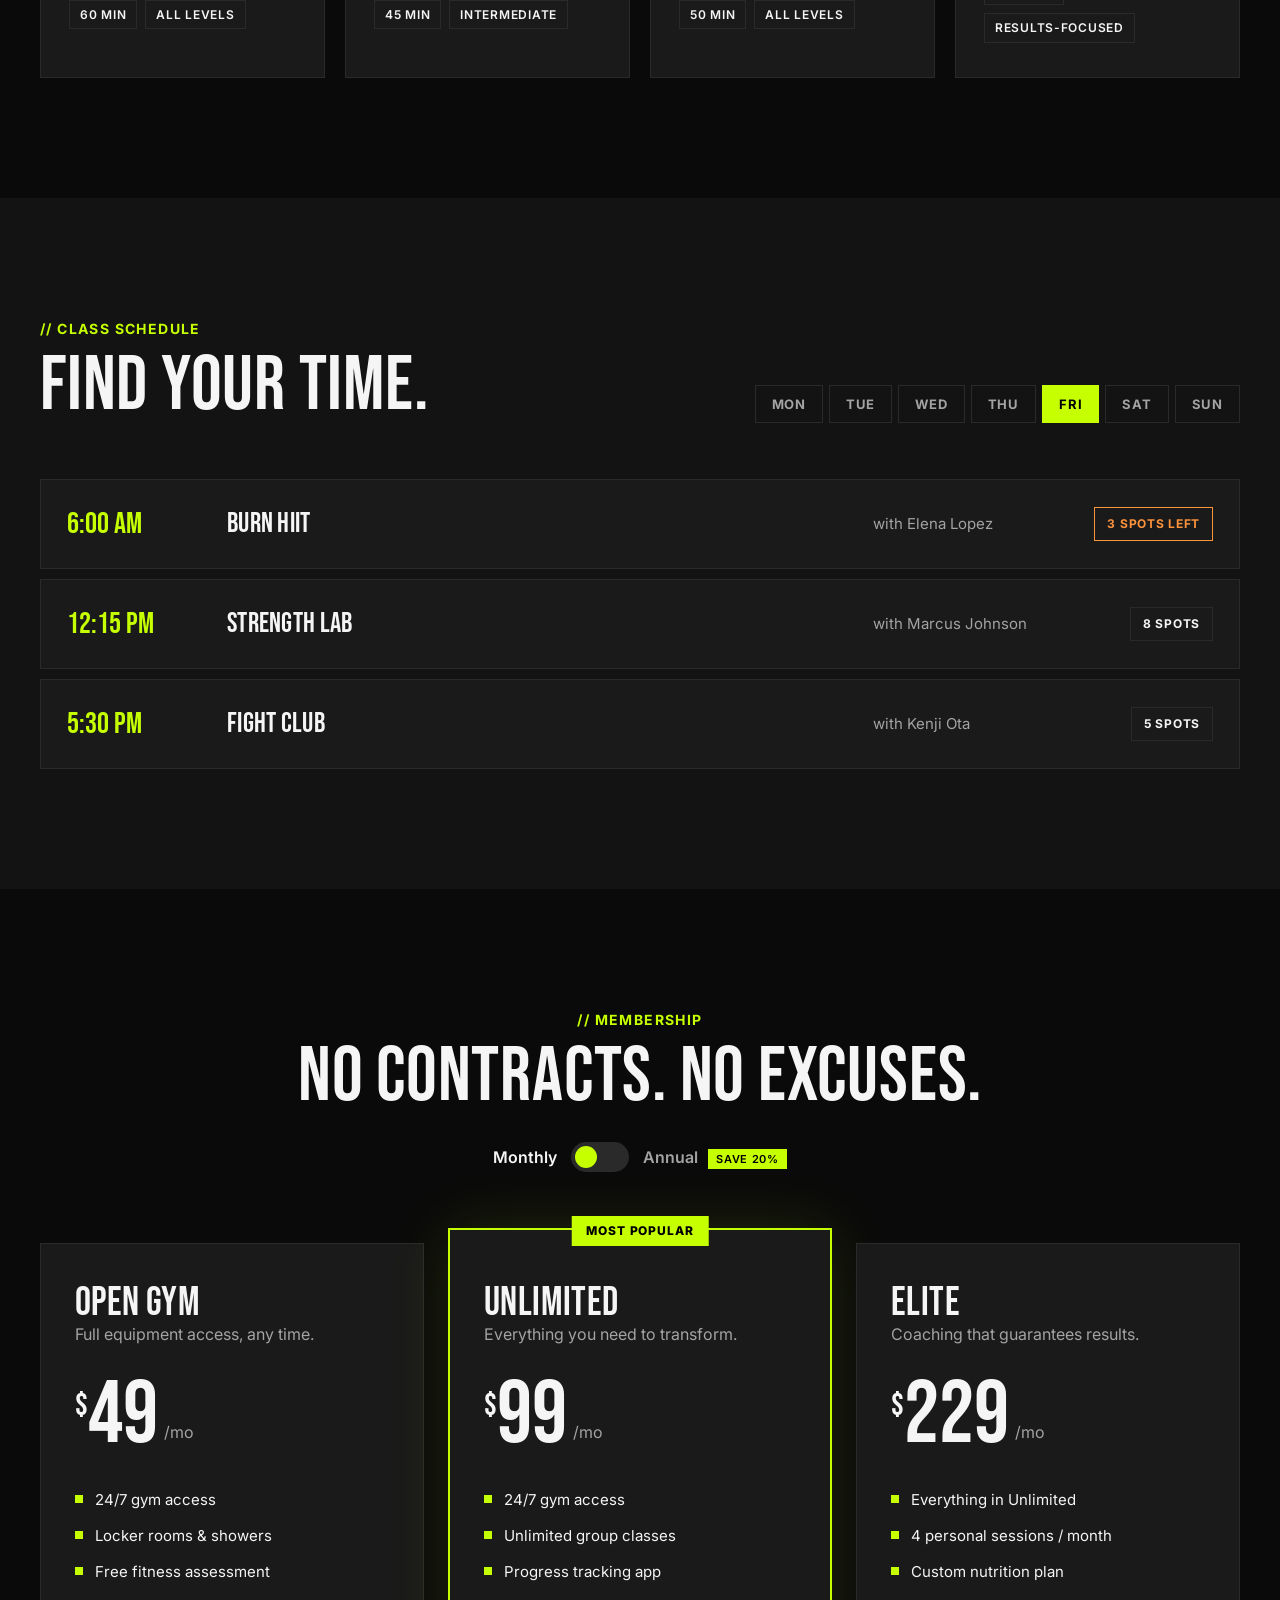
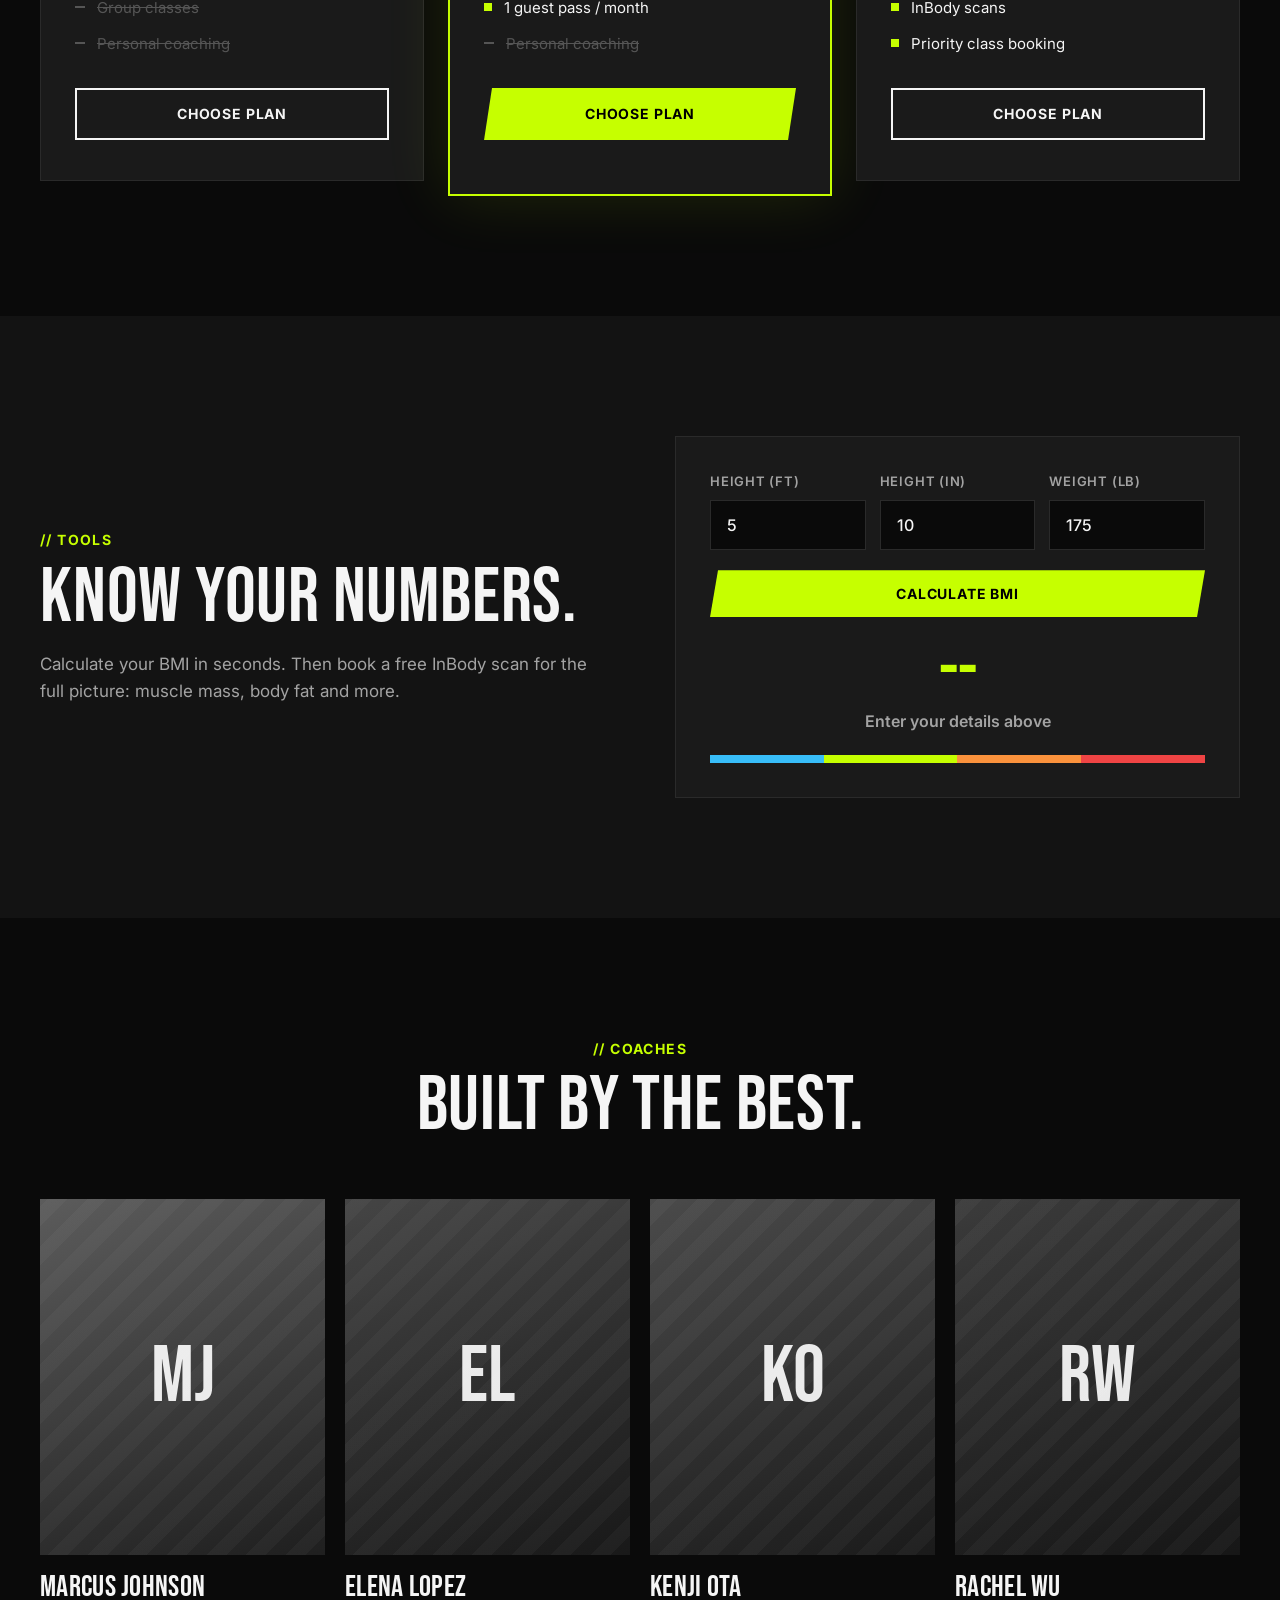
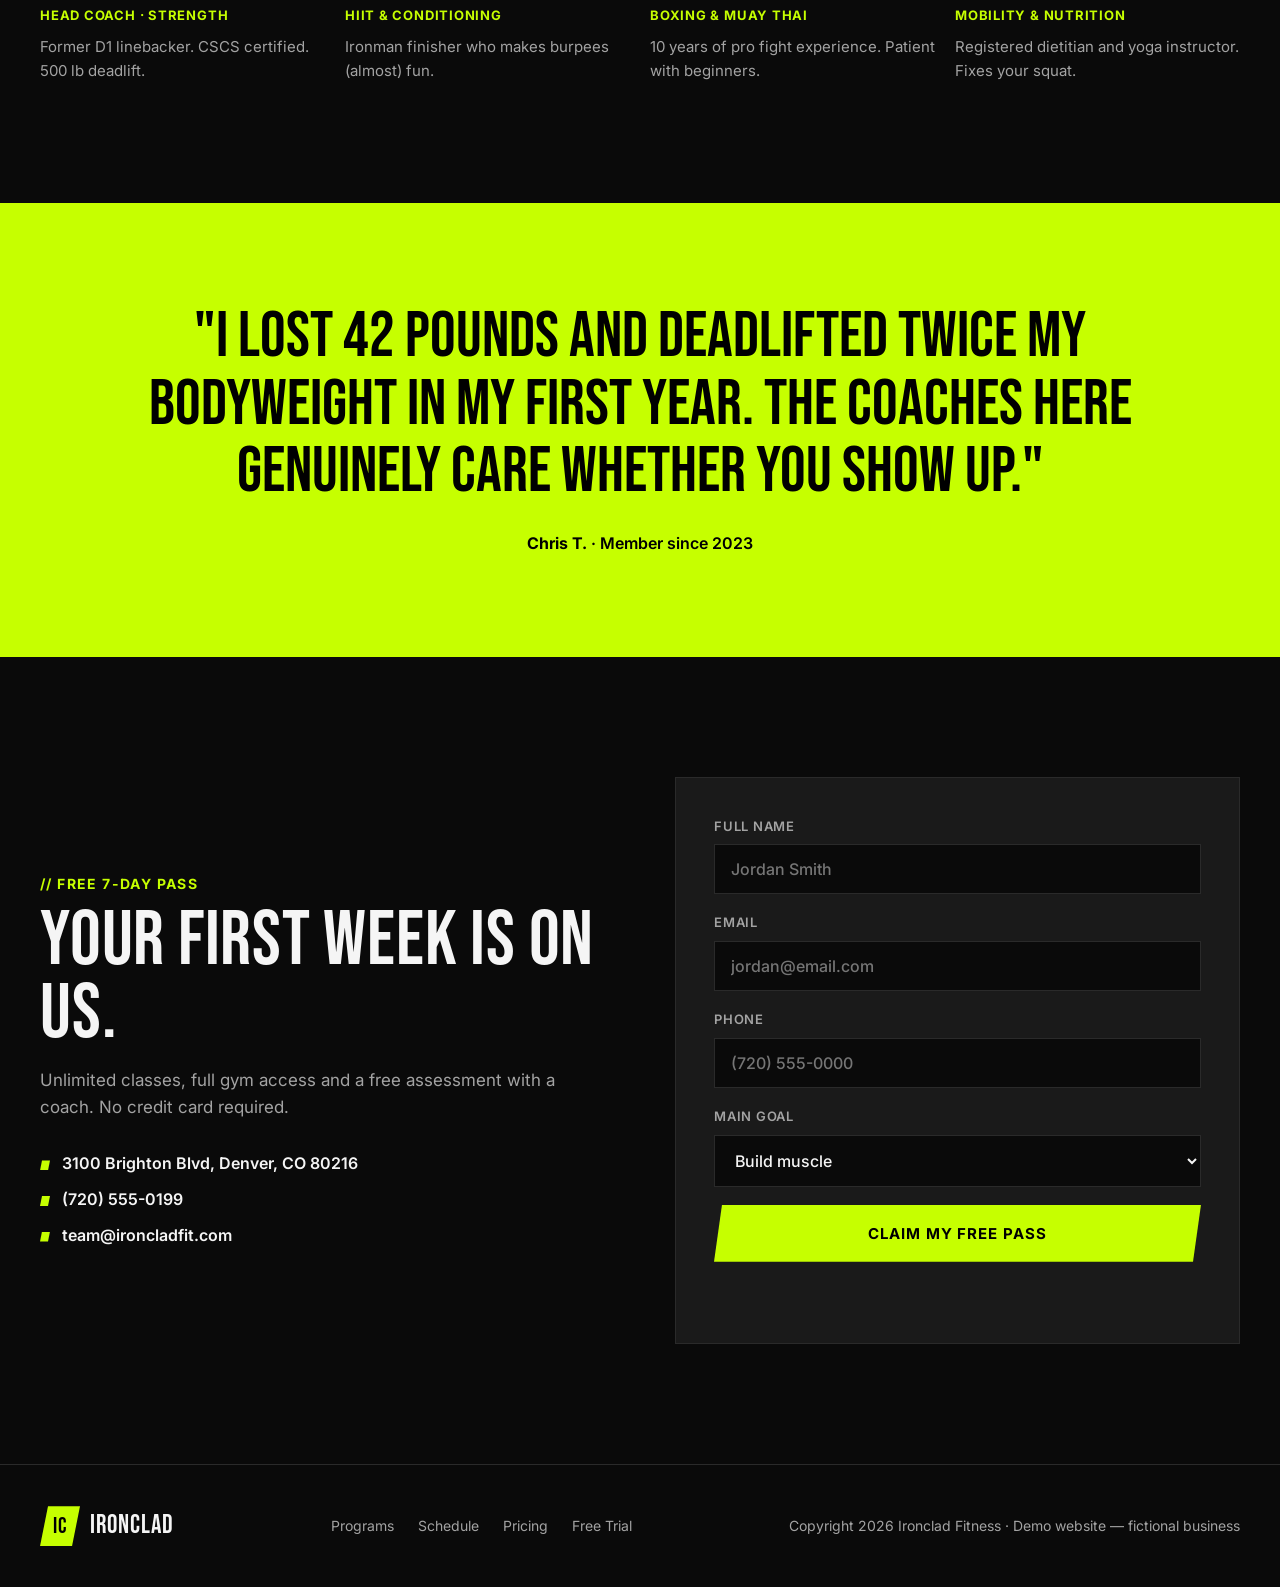
<file: webpages/samples/ironclad-fitness/index.html>
<!DOCTYPE html>
<html lang="en">
<head>
  <meta charset="UTF-8">
  <meta name="viewport" content="width=device-width, initial-scale=1.0">
  <title>Ironclad Fitness (Demo) | Gym Website Sample</title>
  <meta name="robots" content="noindex">
  <meta name="description" content="Ironclad Fitness is a 24/7 strength and conditioning gym in Denver. Group classes, personal training and a free 7-day trial.">
  <link rel="preconnect" href="https://fonts.googleapis.com">
  <link rel="preconnect" href="https://fonts.gstatic.com" crossorigin>
  <link href="https://fonts.googleapis.com/css2?family=Bebas+Neue&family=Inter:wght@400;500;600;700&display=swap" rel="stylesheet">
  <link rel="stylesheet" href="styles.css">
</head>
<body>

  <header class="header" id="header">
    <div class="demo-bar">
      <span><strong>Demo project</strong><span class="demo-bar__long"> · Fictional business created as a web design sample</span></span>
      <a href="../index.html">Back to portfolio</a>
    </div>
    <div class="container header__inner">
      <a href="#" class="logo"><span class="logo__mark">IC</span>Ironclad</a>
      <nav class="nav" id="nav">
        <a href="#programs">Programs</a>
        <a href="#schedule">Schedule</a>
        <a href="#pricing">Pricing</a>
        <a href="#coaches">Coaches</a>
        <a href="#trial" class="btn btn--accent">Free Trial</a>
      </nav>
      <button class="burger" id="burger" aria-label="Open menu" aria-expanded="false">
        <span></span><span></span><span></span>
      </button>
    </div>
  </header>

  <main>
    <!-- Hero -->
    <section class="hero">
      <div class="hero__grid" aria-hidden="true"></div>
      <div class="container hero__inner">
        <p class="tag reveal"><span class="dot"></span> Open 24/7 · RiNo, Denver</p>
        <h1 class="reveal">Stronger<br>than <span class="outline">yesterday</span>.</h1>
        <p class="hero__lead reveal">Coached strength training, high-intensity classes and a community that won't let you quit. Your first 7 days are on us.</p>
        <div class="hero__actions reveal">
          <a href="#trial" class="btn btn--accent btn--lg">Start Free Trial</a>
          <a href="#programs" class="btn btn--outline btn--lg">View Programs</a>
        </div>
        <div class="hero__stats reveal">
          <div><strong>24/7</strong><span>Access</span></div>
          <div><strong>40+</strong><span>Weekly classes</span></div>
          <div><strong>12</strong><span>Certified coaches</span></div>
          <div><strong>1,500+</strong><span>Members</span></div>
        </div>
      </div>
      <div class="ticker" aria-hidden="true">
        <div class="ticker__track">
          <span>Strength</span><span>HIIT</span><span>Boxing</span><span>Mobility</span><span>Olympic Lifting</span><span>Spin</span>
          <span>Strength</span><span>HIIT</span><span>Boxing</span><span>Mobility</span><span>Olympic Lifting</span><span>Spin</span>
        </div>
      </div>
    </section>

    <!-- Programs -->
    <section class="section" id="programs">
      <div class="container">
        <div class="section__head reveal">
          <p class="eyebrow">// Programs</p>
          <h2>Pick your fight.</h2>
        </div>
        <div class="programs">
          <article class="program reveal">
            <span class="program__num">01</span>
            <h3>Strength Lab</h3>
            <p>Barbell-focused coaching for squats, deadlifts and presses. Progressive programming that tracks every PR.</p>
            <ul><li>60 min</li><li>All levels</li></ul>
          </article>
          <article class="program reveal">
            <span class="program__num">02</span>
            <h3>Burn HIIT</h3>
            <p>Heart-rate driven intervals on rowers, bikes and sleds. Burn up to 800 calories in 45 minutes.</p>
            <ul><li>45 min</li><li>Intermediate</li></ul>
          </article>
          <article class="program reveal">
            <span class="program__num">03</span>
            <h3>Fight Club</h3>
            <p>Boxing and kickboxing technique, bag work and conditioning. No sparring required.</p>
            <ul><li>50 min</li><li>All levels</li></ul>
          </article>
          <article class="program reveal">
            <span class="program__num">04</span>
            <h3>1-on-1 Coaching</h3>
            <p>A personal plan, nutrition guidance and weekly check-ins with a dedicated coach.</p>
            <ul><li>Custom</li><li>Results-focused</li></ul>
          </article>
        </div>
      </div>
    </section>

    <!-- Schedule -->
    <section class="section section--alt" id="schedule">
      <div class="container">
        <div class="section__head section__head--row reveal">
          <div>
            <p class="eyebrow">// Class Schedule</p>
            <h2>Find your time.</h2>
          </div>
          <div class="days" id="days" role="tablist"></div>
        </div>
        <div class="schedule reveal" id="schedule-list" aria-live="polite"></div>
      </div>
    </section>

    <!-- Pricing -->
    <section class="section" id="pricing">
      <div class="container">
        <div class="section__head reveal">
          <p class="eyebrow">// Membership</p>
          <h2>No contracts. No excuses.</h2>
          <div class="toggle">
            <span class="toggle__label active" id="lblMonthly">Monthly</span>
            <button class="toggle__switch" id="billingToggle" role="switch" aria-checked="false" aria-label="Toggle annual billing"><span></span></button>
            <span class="toggle__label" id="lblAnnual">Annual <em>Save 20%</em></span>
          </div>
        </div>
        <div class="plans">
          <article class="plan reveal">
            <h3>Open Gym</h3>
            <p class="plan__desc">Full equipment access, any time.</p>
            <div class="plan__price"><span class="currency">$</span><span class="amount" data-monthly="49" data-annual="39">49</span><span class="per">/mo</span></div>
            <ul>
              <li>24/7 gym access</li>
              <li>Locker rooms & showers</li>
              <li>Free fitness assessment</li>
              <li class="no">Group classes</li>
              <li class="no">Personal coaching</li>
            </ul>
            <a href="#trial" class="btn btn--outline btn--block">Choose Plan</a>
          </article>
          <article class="plan plan--featured reveal">
            <span class="plan__badge">Most Popular</span>
            <h3>Unlimited</h3>
            <p class="plan__desc">Everything you need to transform.</p>
            <div class="plan__price"><span class="currency">$</span><span class="amount" data-monthly="99" data-annual="79">99</span><span class="per">/mo</span></div>
            <ul>
              <li>24/7 gym access</li>
              <li>Unlimited group classes</li>
              <li>Progress tracking app</li>
              <li>1 guest pass / month</li>
              <li class="no">Personal coaching</li>
            </ul>
            <a href="#trial" class="btn btn--accent btn--block">Choose Plan</a>
          </article>
          <article class="plan reveal">
            <h3>Elite</h3>
            <p class="plan__desc">Coaching that guarantees results.</p>
            <div class="plan__price"><span class="currency">$</span><span class="amount" data-monthly="229" data-annual="183">229</span><span class="per">/mo</span></div>
            <ul>
              <li>Everything in Unlimited</li>
              <li>4 personal sessions / month</li>
              <li>Custom nutrition plan</li>
              <li>InBody scans</li>
              <li>Priority class booking</li>
            </ul>
            <a href="#trial" class="btn btn--outline btn--block">Choose Plan</a>
          </article>
        </div>
      </div>
    </section>

    <!-- Calculator -->
    <section class="section section--alt">
      <div class="container calc">
        <div class="reveal">
          <p class="eyebrow">// Tools</p>
          <h2>Know your numbers.</h2>
          <p class="muted">Calculate your BMI in seconds. Then book a free InBody scan for the full picture: muscle mass, body fat and more.</p>
        </div>
        <form class="calc__form reveal" id="bmiForm">
          <div class="calc__row">
            <label>Height (ft)<input type="number" name="ft" min="3" max="8" value="5" required></label>
            <label>Height (in)<input type="number" name="in" min="0" max="11" value="10" required></label>
            <label>Weight (lb)<input type="number" name="lb" min="60" max="600" value="175" required></label>
          </div>
          <button type="submit" class="btn btn--accent btn--block">Calculate BMI</button>
          <div class="calc__result" id="bmiResult">
            <strong id="bmiValue">--</strong>
            <span id="bmiLabel">Enter your details above</span>
            <div class="bar"><div class="bar__marker" id="bmiMarker"></div></div>
          </div>
        </form>
      </div>
    </section>

    <!-- Coaches -->
    <section class="section" id="coaches">
      <div class="container">
        <div class="section__head reveal">
          <p class="eyebrow">// Coaches</p>
          <h2>Built by the best.</h2>
        </div>
        <div class="coaches">
          <article class="coach reveal">
            <div class="coach__img" style="--h:80">MJ</div>
            <h3>Marcus Johnson</h3>
            <span>Head Coach · Strength</span>
            <p>Former D1 linebacker. CSCS certified. 500 lb deadlift.</p>
          </article>
          <article class="coach reveal">
            <div class="coach__img" style="--h:20">EL</div>
            <h3>Elena Lopez</h3>
            <span>HIIT & Conditioning</span>
            <p>Ironman finisher who makes burpees (almost) fun.</p>
          </article>
          <article class="coach reveal">
            <div class="coach__img" style="--h:200">KO</div>
            <h3>Kenji Ota</h3>
            <span>Boxing & Muay Thai</span>
            <p>10 years of pro fight experience. Patient with beginners.</p>
          </article>
          <article class="coach reveal">
            <div class="coach__img" style="--h:300">RW</div>
            <h3>Rachel Wu</h3>
            <span>Mobility & Nutrition</span>
            <p>Registered dietitian and yoga instructor. Fixes your squat.</p>
          </article>
        </div>
      </div>
    </section>

    <!-- Testimonial -->
    <section class="testimonial">
      <div class="container reveal">
        <p class="testimonial__quote">"I lost 42 pounds and deadlifted twice my bodyweight in my first year. The coaches here genuinely care whether you show up."</p>
        <p class="testimonial__author"><strong>Chris T.</strong> · Member since 2023</p>
      </div>
    </section>

    <!-- Trial form -->
    <section class="section" id="trial">
      <div class="container trial">
        <div class="trial__text reveal">
          <p class="eyebrow">// Free 7-Day Pass</p>
          <h2>Your first week is on us.</h2>
          <p class="muted">Unlimited classes, full gym access and a free assessment with a coach. No credit card required.</p>
          <ul class="trial__list">
            <li>3100 Brighton Blvd, Denver, CO 80216</li>
            <li><a href="tel:+17205550199">(720) 555-0199</a></li>
            <li><a href="mailto:team@ironcladfit.com">team@ironcladfit.com</a></li>
          </ul>
        </div>
        <form class="trial__form reveal" id="trialForm" novalidate>
          <label>Full name<input type="text" name="name" required placeholder="Jordan Smith"></label>
          <label>Email<input type="email" name="email" required placeholder="jordan@email.com"></label>
          <label>Phone<input type="tel" name="phone" placeholder="(720) 555-0000"></label>
          <label>Main goal
            <select name="goal">
              <option>Build muscle</option>
              <option>Lose weight</option>
              <option>Get fitter overall</option>
              <option>Learn boxing</option>
            </select>
          </label>
          <button type="submit" class="btn btn--accent btn--lg btn--block">Claim My Free Pass</button>
          <p class="trial__msg" id="trialMsg" role="status"></p>
        </form>
      </div>
    </section>
  </main>

  <footer class="footer">
    <div class="container footer__inner">
      <a href="#" class="logo"><span class="logo__mark">IC</span>Ironclad</a>
      <nav>
        <a href="#programs">Programs</a>
        <a href="#schedule">Schedule</a>
        <a href="#pricing">Pricing</a>
        <a href="#trial">Free Trial</a>
      </nav>
      <p>Copyright <span id="year"></span> Ironclad Fitness · Demo website — fictional business</p>
    </div>
  </footer>

  <script src="script.js"></script>
</body>
</html>
</file>
<file: webpages/samples/brightside-dental/styles.css>
:root {
  --primary: #0f766e;
  --primary-light: #14b8a6;
  --primary-soft: #e6f7f5;
  --accent: #fbbf24;
  --ink: #0f172a;
  --muted: #64748b;
  --line: #e2e8f0;
  --bg: #ffffff;
  --tint: #f4fbfa;
  --radius: 18px;
  --shadow: 0 10px 30px rgba(15, 118, 110, 0.12);
}

*, *::before, *::after { box-sizing: border-box; margin: 0; padding: 0; }
html { scroll-behavior: smooth; scroll-padding-top: 114px; }
body {
  font-family: "Plus Jakarta Sans", system-ui, sans-serif;
  color: var(--ink);
  background: var(--bg);
  line-height: 1.6;
  -webkit-font-smoothing: antialiased;
}
img, svg { display: block; max-width: 100%; }
a { color: inherit; text-decoration: none; }

.container { width: min(1180px, 100% - 40px); margin-inline: auto; }
.container--narrow { width: min(780px, 100% - 40px); }

/* Buttons */
.btn {
  display: inline-flex; align-items: center; justify-content: center;
  padding: 12px 22px; border-radius: 999px; font-weight: 700; font-size: 15px;
  border: 2px solid transparent; cursor: pointer; transition: .25s; font-family: inherit;
}
.btn--primary { background: var(--primary); color: #fff; }
.btn--primary:hover { background: #0b5e58; transform: translateY(-2px); box-shadow: var(--shadow); }
.btn--ghost { border-color: var(--line); background: #fff; }
.btn--ghost:hover { border-color: var(--primary); color: var(--primary); }
.btn--lg { padding: 15px 28px; font-size: 16px; }
.btn--block { width: 100%; }

/* Demo notice */
.demo-bar { display: flex; justify-content: center; align-items: center; gap: 16px; min-height: 34px; padding: 6px 16px; background: #fef3c7; color: #78350f; font-size: 13px; text-align: center; }
.demo-bar a { font-weight: 700; text-decoration: underline; white-space: nowrap; }

/* Top bar */
.topbar { background: var(--ink); color: #cbd5e1; font-size: 13px; }
.topbar__inner { display: flex; justify-content: space-between; gap: 16px; padding: 8px 0; flex-wrap: wrap; }
.topbar a { color: #fff; font-weight: 600; }

/* Header */
.header { position: sticky; top: 0; z-index: 50; background: rgba(255,255,255,.9); backdrop-filter: blur(12px); border-bottom: 1px solid transparent; transition: .3s; }
.header.scrolled { border-color: var(--line); box-shadow: 0 4px 20px rgba(0,0,0,.05); }
.header__inner { display: flex; align-items: center; justify-content: space-between; height: 76px; }
.logo { display: flex; align-items: center; gap: 10px; font-weight: 800; font-size: 21px; color: var(--primary); }
.logo svg { width: 36px; height: 36px; }
.logo span { color: var(--ink); font-weight: 500; }
.logo--light, .logo--light span { color: #fff; }
.nav { display: flex; align-items: center; gap: 30px; font-weight: 600; font-size: 15px; }
.nav a:not(.btn):hover { color: var(--primary); }
.burger { display: none; background: none; border: 0; cursor: pointer; padding: 8px; }
.burger span { display: block; width: 24px; height: 2px; background: var(--ink); margin: 5px 0; transition: .3s; }
.burger.open span:nth-child(1) { transform: translateY(7px) rotate(45deg); }
.burger.open span:nth-child(2) { opacity: 0; }
.burger.open span:nth-child(3) { transform: translateY(-7px) rotate(-45deg); }

/* Hero */
.hero { padding: 70px 0 90px; background: radial-gradient(ellipse at top right, var(--primary-soft), transparent 60%); overflow: hidden; }
.hero__inner { display: grid; grid-template-columns: 1.1fr 1fr; gap: 60px; align-items: center; }
.pill { display: inline-block; background: #fff; border: 1px solid var(--line); padding: 6px 14px; border-radius: 999px; font-size: 14px; font-weight: 600; margin-bottom: 22px; }
.hero h1 { font-size: clamp(38px, 5.2vw, 62px); line-height: 1.08; letter-spacing: -0.03em; margin-bottom: 22px; position: relative; z-index: 0; }
.hero h1 em { font-style: normal; color: var(--primary); position: relative; }
.hero h1 em::after { content: ""; position: absolute; left: 0; right: 0; bottom: 4px; height: 12px; background: var(--accent); opacity: .45; z-index: -1; border-radius: 4px; }
.hero p { font-size: 18px; color: var(--muted); max-width: 540px; margin-bottom: 32px; }
.hero__actions { display: flex; gap: 14px; flex-wrap: wrap; margin-bottom: 28px; }
.hero__checks { display: flex; gap: 22px; flex-wrap: wrap; list-style: none; font-weight: 600; font-size: 14px; color: var(--primary); }
.hero__checks li { display: flex; align-items: center; gap: 8px; }
.hero__checks li::before { content: ""; width: 6px; height: 6px; border-radius: 50%; background: currentColor; }
.hero__visual { position: relative; display: grid; place-items: center; min-height: 440px; }
.hero__blob { position: absolute; width: 400px; height: 400px; background: linear-gradient(135deg, var(--primary-light), var(--primary)); border-radius: 42% 58% 63% 37% / 41% 44% 56% 59%; animation: morph 10s ease-in-out infinite; opacity: .95; }
.hero__tooth { position: relative; width: 260px; animation: float 5s ease-in-out infinite; filter: drop-shadow(0 20px 30px rgba(0,0,0,.18)); }
.float-card { position: absolute; background: #fff; padding: 14px 20px; border-radius: 14px; box-shadow: var(--shadow); display: flex; flex-direction: column; animation: float 6s ease-in-out infinite; }
.float-card strong { font-size: 20px; color: var(--primary); }
.float-card span { font-size: 13px; color: var(--muted); }
.float-card--1 { top: 40px; left: 0; }
.float-card--2 { bottom: 40px; right: 0; animation-delay: -3s; }

@keyframes morph {
  0%, 100% { border-radius: 42% 58% 63% 37% / 41% 44% 56% 59%; }
  50% { border-radius: 58% 42% 37% 63% / 56% 59% 41% 44%; }
}
@keyframes float { 0%, 100% { transform: translateY(0); } 50% { transform: translateY(-14px); } }

/* Insurers */
.insurers { border-block: 1px solid var(--line); padding: 26px 0; text-align: center; }
.insurers p { font-size: 13px; text-transform: uppercase; letter-spacing: .12em; color: var(--muted); margin-bottom: 12px; font-weight: 600; }
.insurers__list { display: flex; justify-content: center; gap: 40px; flex-wrap: wrap; font-weight: 800; font-size: 18px; color: #94a3b8; }

/* Sections */
.section { padding: 100px 0; }
.section--tint { background: var(--tint); }
.section--dark { background: var(--ink); color: #fff; }
.section__head { text-align: center; max-width: 640px; margin: 0 auto 56px; }
.eyebrow { display: inline-block; color: var(--primary); font-weight: 700; font-size: 14px; text-transform: uppercase; letter-spacing: .12em; margin-bottom: 12px; }
.section--dark .eyebrow { color: var(--primary-light); }
h2 { font-size: clamp(30px, 3.6vw, 44px); line-height: 1.15; letter-spacing: -0.02em; margin-bottom: 14px; }
.section__head p { color: var(--muted); font-size: 17px; }

/* Services */
.services { display: grid; grid-template-columns: repeat(3, 1fr); gap: 24px; }
.service { padding: 32px; border: 1px solid var(--line); border-radius: var(--radius); transition: .3s; background: #fff; }
.service:hover { transform: translateY(-6px); box-shadow: var(--shadow); border-color: transparent; }
.icon { width: 26px; height: 26px; flex: none; fill: none; stroke: currentColor; stroke-width: 1.8; stroke-linecap: round; stroke-linejoin: round; }
.service__icon { width: 58px; height: 58px; display: grid; place-items: center; color: var(--primary); background: var(--primary-soft); border-radius: 16px; margin-bottom: 20px; }
.service h3 { font-size: 20px; margin-bottom: 8px; }
.service p { color: var(--muted); margin-bottom: 16px; }
.service a { font-weight: 700; color: var(--primary); font-size: 15px; }

/* About */
.about { display: grid; grid-template-columns: 1fr 1.1fr; gap: 70px; align-items: center; }
.about__stats { display: grid; grid-template-columns: 1fr 1fr; gap: 20px; }
.stat { background: #fff; padding: 34px 24px; border-radius: var(--radius); box-shadow: var(--shadow); text-align: center; }
.stat:nth-child(even) { transform: translateY(30px); }
.stat strong { display: block; font-size: 42px; color: var(--primary); line-height: 1.1; }
.stat span { color: var(--muted); font-weight: 600; font-size: 14px; }
.about__text > p { color: var(--muted); font-size: 17px; margin-bottom: 28px; }
.features { list-style: none; display: grid; gap: 20px; }
.features li { display: flex; gap: 16px; }
.features li > span { flex: none; width: 46px; height: 46px; display: grid; place-items: center; background: #fff; border-radius: 12px; color: var(--primary); box-shadow: 0 4px 12px rgba(0,0,0,.06); }
.features p { color: var(--muted); font-size: 15px; }

/* Team */
.team { display: grid; grid-template-columns: repeat(3, 1fr); gap: 28px; }
.member { text-align: center; padding: 36px 28px; border-radius: var(--radius); border: 1px solid var(--line); }
.member__avatar { width: 120px; height: 120px; margin: 0 auto 20px; border-radius: 50%; display: grid; place-items: center; font-size: 34px; font-weight: 800; color: #fff; background: linear-gradient(135deg, var(--c1), var(--c2)); box-shadow: 0 0 0 8px var(--primary-soft); }
.member h3 { font-size: 19px; }
.member span { display: block; color: var(--primary); font-weight: 600; font-size: 14px; margin-bottom: 12px; }
.member p { color: var(--muted); font-size: 15px; }

/* Reviews slider */
.slider { max-width: 760px; margin: 0 auto; overflow: hidden; }
.slider__track { display: flex; transition: transform .6s cubic-bezier(.65,0,.35,1); }
.review { flex: 0 0 100%; text-align: center; padding: 0 20px; }
.stars { color: var(--accent); font-size: 13px; font-weight: 700; letter-spacing: .14em; text-transform: uppercase; margin-bottom: 18px; }
.review p { font-size: clamp(18px, 2.2vw, 23px); line-height: 1.55; margin-bottom: 20px; }
.review cite { color: #94a3b8; font-style: normal; font-weight: 600; }
.slider__dots { display: flex; justify-content: center; gap: 10px; margin-top: 34px; }
.slider__dots button { width: 10px; height: 10px; border-radius: 999px; border: 0; background: #334155; cursor: pointer; transition: .3s; }
.slider__dots button.active { width: 30px; background: var(--primary-light); }

/* FAQ */
.faq { display: grid; gap: 14px; }
.faq details { border: 1px solid var(--line); border-radius: 14px; padding: 20px 24px; transition: .3s; }
.faq details[open] { border-color: var(--primary); background: var(--tint); }
.faq summary { font-weight: 700; font-size: 17px; cursor: pointer; list-style: none; display: flex; justify-content: space-between; gap: 12px; }
.faq summary::-webkit-details-marker { display: none; }
.faq summary::after { content: "+"; font-size: 24px; line-height: 1; color: var(--primary); transition: .3s; }
.faq details[open] summary::after { transform: rotate(45deg); }
.faq details p { color: var(--muted); margin-top: 12px; }

/* Booking */
.booking { display: grid; grid-template-columns: 1fr 1fr; gap: 60px; align-items: start; }
.booking__info > p { color: var(--muted); font-size: 17px; margin-bottom: 24px; }
.contact-list { list-style: none; display: grid; gap: 14px; margin-bottom: 26px; font-weight: 600; }
.contact-list li { display: flex; gap: 12px; align-items: center; }
.contact-list .icon { width: 20px; height: 20px; color: var(--primary); }
.contact-list a:hover { color: var(--primary); }
.map { width: 100%; height: 240px; border: 0; border-radius: var(--radius); }
.form { background: #fff; padding: 36px; border-radius: 22px; box-shadow: var(--shadow); display: grid; gap: 16px; }
.form h3 { font-size: 22px; }
.form label { display: grid; gap: 6px; font-weight: 600; font-size: 14px; }
.form input, .form select { font: inherit; font-weight: 400; padding: 12px 14px; border: 1.5px solid var(--line); border-radius: 10px; background: #fff; transition: .2s; width: 100%; }
.form input:focus, .form select:focus { outline: none; border-color: var(--primary); box-shadow: 0 0 0 4px var(--primary-soft); }
.form input.invalid { border-color: #ef4444; }
.form__row { display: grid; grid-template-columns: 1fr 1fr; gap: 14px; }
.form .check { display: flex; align-items: center; gap: 10px; font-weight: 500; }
.form .check input { width: 18px; height: 18px; accent-color: var(--primary); }
.form__msg { text-align: center; font-weight: 600; min-height: 1.6em; }
.form__msg.ok { color: var(--primary); }
.form__msg.err { color: #ef4444; }

/* Footer */
.footer { background: var(--ink); color: #94a3b8; padding: 70px 0 30px; }
.footer__inner { display: grid; grid-template-columns: 2fr 1fr 1fr; gap: 40px; padding-bottom: 40px; border-bottom: 1px solid #1e293b; }
.footer .logo { margin-bottom: 12px; }
.footer h4 { color: #fff; margin-bottom: 12px; }
.footer a:hover { color: #fff; }
.footer__bottom { display: flex; justify-content: space-between; gap: 12px; flex-wrap: wrap; padding-top: 24px; font-size: 14px; }

.mobile-cta { display: none; }

/* Reveal on scroll */
.reveal { opacity: 0; transform: translateY(30px); transition: opacity .8s ease, transform .8s ease; }
.reveal.visible { opacity: 1; transform: none; }

/* Responsive */
@media (max-width: 960px) {
  .hero__inner, .about, .booking { grid-template-columns: 1fr; }
  .hero__visual { min-height: 380px; }
  .hero__blob { width: 320px; height: 320px; }
  .services, .team { grid-template-columns: 1fr 1fr; }
  .footer__inner { grid-template-columns: 1fr 1fr; }
  .footer__inner > div:first-child { grid-column: 1 / -1; }
}

@media (max-width: 760px) {
  .topbar__inner span:nth-child(2) { display: none; }
  .demo-bar__long { display: none; }
  .burger { display: block; }
  .nav {
    position: fixed; inset: 110px 0 auto 0; background: #fff; flex-direction: column; align-items: stretch;
    gap: 0; padding: 12px 20px 24px; border-bottom: 1px solid var(--line);
    opacity: 0; visibility: hidden; transform: translateY(-12px);
    transition: opacity .3s ease, transform .3s ease, visibility .3s;
    box-shadow: 0 20px 30px rgba(0,0,0,.08);
  }
  .nav.open { opacity: 1; visibility: visible; transform: none; }
  .nav a:not(.btn) { padding: 14px 0; border-bottom: 1px solid var(--line); }
  .nav__cta { margin-top: 16px; }
  .section { padding: 72px 0; }
  .services, .team, .form__row { grid-template-columns: 1fr; }
  .stat:nth-child(even) { transform: none; }
  .form { padding: 26px 20px; }
  .footer__inner { grid-template-columns: 1fr; }
  .footer { padding-bottom: 90px; }
  .mobile-cta {
    display: block; position: fixed; left: 16px; right: 16px; bottom: 16px; z-index: 40;
    background: var(--primary); color: #fff; text-align: center; padding: 15px; border-radius: 999px;
    font-weight: 700; box-shadow: 0 10px 30px rgba(0,0,0,.25);
  }
}

@media (prefers-reduced-motion: reduce) {
  *, *::before, *::after { animation: none !important; transition: none !important; }
  .reveal { opacity: 1; transform: none; }
}
</file>
<file: webpages/samples/ember-oak-coffee/styles.css>
:root {
  --cream: #f6efe6;
  --cream-2: #efe4d4;
  --espresso: #2b1a10;
  --brown: #7a4b2a;
  --ember: #c2410c;
  --ink-soft: #5c4636;
  --serif: "Fraunces", Georgia, serif;
  --sans: "Inter", system-ui, sans-serif;
}

*, *::before, *::after { box-sizing: border-box; margin: 0; padding: 0; }
html { scroll-behavior: smooth; scroll-padding-top: 114px; }
body { font-family: var(--sans); color: var(--espresso); background: var(--cream); line-height: 1.65; -webkit-font-smoothing: antialiased; }
a { color: inherit; text-decoration: none; }
svg { display: block; max-width: 100%; }

.container { width: min(1200px, 100% - 40px); margin-inline: auto; }

h1, h2, h3 { font-family: var(--serif); font-weight: 600; line-height: 1.1; letter-spacing: -0.02em; }
h2 { font-size: clamp(34px, 4.4vw, 56px); margin-bottom: 20px; }
.kicker { font-size: 13px; font-weight: 600; text-transform: uppercase; letter-spacing: .18em; color: var(--ember); margin-bottom: 16px; }

.btn { display: inline-block; padding: 14px 28px; border-radius: 999px; font-weight: 600; font-size: 15px; transition: .25s; border: 0; cursor: pointer; font-family: inherit; }
.btn--dark { background: var(--espresso); color: var(--cream); }
.btn--dark:hover { background: var(--ember); transform: translateY(-2px); }
.btn--light { background: var(--cream); color: var(--espresso); }
.btn--light:hover { background: #fff; }
.link-arrow { font-weight: 600; border-bottom: 2px solid currentColor; padding-bottom: 2px; transition: .2s; }
.link-arrow:hover { color: var(--ember); }

/* Demo notice */
.demo-bar { display: flex; justify-content: center; align-items: center; gap: 16px; min-height: 34px; padding: 6px 16px; background: #fef3c7; color: #78350f; font-size: 13px; text-align: center; }
.demo-bar a { font-weight: 700; text-decoration: underline; white-space: nowrap; }

/* Header */
.header { position: fixed; inset: 0 0 auto; z-index: 50; transition: .35s; }
/* Blur lives on a pseudo-element so the fixed mobile nav isn't trapped inside the header */
.header::before { content: ""; position: absolute; inset: 0; z-index: -1; opacity: 0; transition: .35s; background: rgba(246, 239, 230, .92); backdrop-filter: blur(10px); box-shadow: 0 1px 0 rgba(43,26,16,.1); }
.header.scrolled::before { opacity: 1; }
.header__inner { display: flex; justify-content: space-between; align-items: center; height: 80px; }
.logo { font-family: var(--serif); font-size: 26px; font-weight: 800; letter-spacing: -0.02em; }
.logo span { font-style: italic; font-weight: 400; color: var(--ember); }
.nav { display: flex; align-items: center; gap: 34px; font-weight: 500; }
.nav a:not(.btn) { position: relative; }
.nav a:not(.btn)::after { content: ""; position: absolute; left: 0; bottom: -4px; width: 0; height: 2px; background: var(--ember); transition: .3s; }
.nav a:not(.btn):hover::after { width: 100%; }
.nav .btn { padding: 10px 22px; }
.burger { display: none; background: none; border: 0; cursor: pointer; padding: 8px; position: relative; z-index: 60; }
.burger span { display: block; width: 28px; height: 2px; background: var(--espresso); margin: 7px 0; transition: .3s; }
.burger.open span:nth-child(1) { transform: translateY(4.5px) rotate(45deg); }
.burger.open span:nth-child(2) { transform: translateY(-4.5px) rotate(-45deg); }

/* Hero */
.hero { padding-top: 164px; min-height: 100vh; display: flex; flex-direction: column; justify-content: space-between; overflow: hidden; }
.hero__inner { display: grid; grid-template-columns: 1.2fr 1fr; gap: 40px; align-items: center; flex: 1; }
.hero__kicker { font-weight: 600; color: var(--brown); margin-bottom: 18px; }
.hero h1 { font-size: clamp(52px, 8vw, 112px); font-weight: 800; line-height: .95; letter-spacing: -0.045em; margin-bottom: 28px; }
.hero h1 em { font-weight: 400; color: var(--ember); }
.hero__lead { font-size: 19px; color: var(--ink-soft); max-width: 470px; margin-bottom: 36px; }
.hero__actions { display: flex; align-items: center; gap: 28px; flex-wrap: wrap; }
.hero__art { position: relative; display: grid; place-items: center; min-height: 460px; }
.sun { position: absolute; width: 380px; height: 380px; border-radius: 50%; background: radial-gradient(circle at 35% 35%, #f59e0b, var(--ember)); }
.cup { position: relative; width: 300px; }
.steam path { stroke-dasharray: 60; animation: steam 3s ease-in-out infinite; opacity: .8; }
.steam path:nth-child(2) { animation-delay: .6s; }
.steam path:nth-child(3) { animation-delay: 1.2s; }
@keyframes steam {
  0% { stroke-dashoffset: 60; opacity: 0; transform: translateY(10px); }
  50% { opacity: .9; }
  100% { stroke-dashoffset: -60; opacity: 0; transform: translateY(-10px); }
}
.badge { position: absolute; top: 20px; right: 10px; width: 130px; height: 130px; display: grid; place-items: center; background: var(--espresso); border-radius: 50%; color: var(--cream); }
.badge svg { position: absolute; inset: 0; animation: spin 18s linear infinite; }
.badge text { fill: var(--cream); font-size: 10.5px; font-weight: 600; letter-spacing: 1.5px; font-family: var(--sans); }
.badge .badge__cup { position: static; width: 34px; height: 34px; fill: none; stroke: var(--cream); stroke-width: 1.8; stroke-linecap: round; stroke-linejoin: round; animation: none; }
@keyframes spin { to { transform: rotate(360deg); } }

.marquee { background: var(--espresso); color: var(--cream); padding: 18px 0; margin-top: 60px; overflow: hidden; white-space: nowrap; }
.marquee__track { display: inline-flex; gap: 32px; animation: marquee 30s linear infinite; font-family: var(--serif); font-size: 24px; font-style: italic; }
.marquee__track { align-items: center; }
.marquee__track .sep { width: 9px; height: 9px; border-radius: 50%; background: #f59e0b; }
@keyframes marquee { to { transform: translateX(-50%); } }

/* Sections */
.section { padding: 120px 0; }
.section--dark { background: var(--espresso); color: var(--cream); }
.section--dark .kicker { color: #f59e0b; }
.section--cream { background: var(--cream-2); }
.section__head { text-align: center; margin-bottom: 50px; }

/* Story */
.story { display: grid; grid-template-columns: 1fr 1fr; gap: 80px; align-items: center; }
.story__tiles { display: grid; grid-template-columns: 1fr 1fr; grid-template-rows: 200px 200px; gap: 18px; }
.tile { border-radius: 24px; display: flex; align-items: flex-end; padding: 24px; color: var(--cream); font-family: var(--serif); font-size: 24px; line-height: 1.1; position: relative; overflow: hidden; }
.tile::before { content: ""; position: absolute; inset: 0; background-image: radial-gradient(rgba(255,255,255,.12) 1.5px, transparent 1.5px); background-size: 16px 16px; }
.tile span { position: relative; }
.tile--a { grid-row: span 2; background: linear-gradient(160deg, var(--brown), var(--espresso)); }
.tile--b { background: linear-gradient(160deg, #f59e0b, var(--ember)); }
.tile--c { background: linear-gradient(160deg, #65a30d, #3f6212); }
.story__text p:not(.kicker) { color: var(--ink-soft); font-size: 17px; margin-bottom: 16px; }
.signature { font-family: var(--serif); font-style: italic; font-size: 22px; color: var(--brown); margin-top: 24px; }

/* Menu */
.tabs { display: flex; justify-content: center; gap: 10px; margin-bottom: 50px; }
.tab { background: transparent; color: var(--cream); border: 1.5px solid rgba(246,239,230,.3); padding: 10px 26px; border-radius: 999px; font: 600 15px var(--sans); cursor: pointer; transition: .25s; }
.tab:hover { border-color: var(--cream); }
.tab.active { background: var(--cream); color: var(--espresso); border-color: var(--cream); }
.menu { display: none; grid-template-columns: 1fr 1fr; gap: 6px 70px; max-width: 980px; margin: 0 auto; }
.menu.active { display: grid; animation: fadeUp .5s ease; }
@keyframes fadeUp { from { opacity: 0; transform: translateY(14px); } to { opacity: 1; transform: none; } }
.item { display: flex; justify-content: space-between; gap: 20px; padding: 20px 0; border-bottom: 1px dashed rgba(246,239,230,.2); }
.item h3 { font-size: 22px; margin-bottom: 4px; }
.item h3 em { font-family: var(--sans); font-style: normal; font-size: 11px; font-weight: 600; text-transform: uppercase; letter-spacing: .08em; background: #f59e0b; color: var(--espresso); padding: 3px 8px; border-radius: 999px; vertical-align: middle; margin-left: 6px; }
.item p { color: rgba(246,239,230,.6); font-size: 15px; }
.item > span { font-family: var(--serif); font-size: 22px; color: #f59e0b; white-space: nowrap; }

/* Beans */
.beans { display: grid; grid-template-columns: repeat(3, 1fr); gap: 28px; }
.bean { background: #fff; border-radius: 28px; padding: 28px; transition: .3s; }
.bean:hover { transform: translateY(-8px) rotate(-.5deg); box-shadow: 0 24px 40px rgba(43,26,16,.12); }
.bean__bag { height: 240px; border-radius: 20px; background: var(--bag); margin-bottom: 24px; display: flex; flex-direction: column; align-items: center; justify-content: center; color: var(--cream); position: relative; overflow: hidden; }
.bean__bag::before { content: ""; position: absolute; top: 0; left: 0; right: 0; height: 26px; background: repeating-linear-gradient(90deg, rgba(0,0,0,.15) 0 6px, transparent 6px 12px); }
.bean__bag span { font-family: var(--serif); font-size: 46px; font-style: italic; }
.bean__bag small { text-transform: uppercase; letter-spacing: .2em; font-size: 11px; font-weight: 600; opacity: .8; }
.bean h3 { font-size: 26px; }
.bean__origin { color: var(--brown); font-weight: 600; font-size: 14px; margin: 4px 0 10px; }
.bean__notes { color: var(--ink-soft); margin-bottom: 22px; }
.bean__foot { display: flex; justify-content: space-between; align-items: center; }
.bean__foot strong { font-family: var(--serif); font-size: 24px; }
.add { background: var(--espresso); color: var(--cream); border: 0; padding: 10px 18px; border-radius: 999px; font: 600 14px var(--sans); cursor: pointer; transition: .25s; }
.add:hover { background: var(--ember); }

/* Quotes */
.quotes { background: var(--ember); color: var(--cream); padding: 80px 0; }
.quotes__inner { display: grid; grid-template-columns: repeat(3, 1fr); gap: 50px; }
.quotes p { font-family: var(--serif); font-size: 24px; line-height: 1.3; margin-bottom: 14px; }
.quotes cite { font-style: normal; font-size: 13px; font-weight: 600; text-transform: uppercase; letter-spacing: .12em; opacity: .85; }

/* Visit */
.visit { display: grid; grid-template-columns: 1fr 1.2fr; gap: 60px; align-items: center; }
address { font-style: normal; font-size: 20px; font-family: var(--serif); margin-bottom: 28px; }
.hours { width: 100%; border-collapse: collapse; }
.hours td { padding: 10px 0; border-bottom: 1px solid rgba(43,26,16,.12); }
.hours td:last-child { text-align: right; font-variant-numeric: tabular-nums; }
.hours tr.today { font-weight: 700; color: var(--ember); }
.open-status { margin-top: 20px; font-weight: 600; display: flex; align-items: center; gap: 10px; }
.open-status::before { content: ""; width: 10px; height: 10px; border-radius: 50%; background: var(--dot, #9ca3af); box-shadow: 0 0 0 4px color-mix(in srgb, var(--dot, #9ca3af) 25%, transparent); }
.map { width: 100%; height: 460px; border: 0; border-radius: 28px; filter: sepia(.35) saturate(.9); }

/* Newsletter */
.newsletter { background: var(--espresso); color: var(--cream); padding: 90px 0; }
.newsletter__inner { display: grid; grid-template-columns: 1.2fr 1fr; gap: 40px; align-items: center; }
.newsletter h2 { margin-bottom: 8px; }
.newsletter p { color: rgba(246,239,230,.7); }
.newsletter__form { display: flex; flex-wrap: wrap; gap: 10px; }
.newsletter__form input { flex: 1; min-width: 200px; padding: 14px 22px; border-radius: 999px; border: 1.5px solid rgba(246,239,230,.3); background: transparent; color: var(--cream); font: 16px var(--sans); }
.newsletter__form input::placeholder { color: rgba(246,239,230,.5); }
.newsletter__form input:focus { outline: none; border-color: #f59e0b; }
.newsletter__msg { width: 100%; padding-left: 22px; min-height: 1.6em; font-size: 14px; }

/* Footer */
.footer { background: #1c110a; color: rgba(246,239,230,.6); padding: 40px 0; font-size: 14px; }
.footer__inner { display: flex; flex-wrap: wrap; justify-content: space-between; align-items: center; gap: 20px; }
.footer .logo { color: var(--cream); font-size: 22px; }
.socials { display: flex; gap: 24px; flex-wrap: wrap; }
.socials a:hover { color: var(--cream); }

/* Toast */
.toast { position: fixed; left: 50%; bottom: 30px; transform: translate(-50%, 120px); background: var(--espresso); color: var(--cream); padding: 14px 24px; border-radius: 999px; font-weight: 600; box-shadow: 0 10px 30px rgba(0,0,0,.25); transition: transform .4s cubic-bezier(.2,.9,.3,1.3); z-index: 100; white-space: nowrap; }
.toast.show { transform: translate(-50%, 0); }

/* Reveal */
.reveal { opacity: 0; transform: translateY(40px); transition: opacity .9s ease, transform .9s ease; }
.reveal.visible { opacity: 1; transform: none; }

/* Responsive */
@media (max-width: 960px) {
  .hero__inner, .story, .visit, .newsletter__inner { grid-template-columns: 1fr; }
  .hero__art { min-height: 380px; }
  .sun { width: 300px; height: 300px; }
  .cup { width: 240px; }
  .beans, .quotes__inner { grid-template-columns: 1fr; max-width: 520px; margin-inline: auto; }
  .quotes__inner { gap: 36px; text-align: center; }
  .map { height: 340px; }
}

@media (max-width: 760px) {
  .burger { display: block; }
  .demo-bar__long { display: none; }
  .nav {
    position: fixed; inset: 0; background: var(--cream); flex-direction: column; justify-content: center;
    gap: 28px; font-family: var(--serif); font-size: 34px;
    opacity: 0; visibility: hidden; transition: opacity .35s, visibility .35s;
  }
  .nav.open { opacity: 1; visibility: visible; }
  .nav .btn { font-family: var(--sans); font-size: 16px; }
  .section { padding: 80px 0; }
  .menu { grid-template-columns: 1fr; }
  .badge { width: 100px; height: 100px; right: 0; }
  .badge svg { transform-origin: center; }
  .tab { padding: 9px 18px; }
}

@media (prefers-reduced-motion: reduce) {
  *, *::before, *::after { animation: none !important; transition: none !important; }
  .reveal { opacity: 1; transform: none; }
}
</file>
<file: webpages/samples/ironclad-fitness/styles.css>
:root {
  --bg: #0a0a0a;
  --bg-2: #131313;
  --card: #1a1a1a;
  --line: #2a2a2a;
  --text: #f5f5f5;
  --muted: #a3a3a3;
  --accent: #c6ff00;
  --accent-dark: #a3d600;
  --display: "Bebas Neue", Impact, sans-serif;
}

*, *::before, *::after { box-sizing: border-box; margin: 0; padding: 0; }
html { scroll-behavior: smooth; scroll-padding-top: 110px; }
body { font-family: "Inter", system-ui, sans-serif; background: var(--bg); color: var(--text); line-height: 1.6; -webkit-font-smoothing: antialiased; }
a { color: inherit; text-decoration: none; }

.container { width: min(1200px, 100% - 40px); margin-inline: auto; }

h1, h2, h3 { font-family: var(--display); font-weight: 400; letter-spacing: .01em; line-height: .95; }
h2 { font-size: clamp(48px, 6vw, 80px); }
.eyebrow { color: var(--accent); font-weight: 700; font-size: 14px; letter-spacing: .1em; text-transform: uppercase; margin-bottom: 10px; }
.muted { color: var(--muted); font-size: 17px; }

/* Buttons */
.btn { display: inline-flex; justify-content: center; align-items: center; padding: 13px 24px; font-weight: 700; font-size: 14px; text-transform: uppercase; letter-spacing: .06em; border: 2px solid transparent; cursor: pointer; transition: .2s; font-family: inherit; clip-path: polygon(8px 0, 100% 0, calc(100% - 8px) 100%, 0 100%); }
.btn--accent { background: var(--accent); color: #000; }
.btn--accent:hover { background: #fff; }
.btn--outline { border-color: var(--text); color: var(--text); background: transparent; clip-path: none; }
.btn--outline:hover { background: var(--text); color: #000; }
.btn--lg { padding: 17px 32px; font-size: 15px; }
.btn--block { width: 100%; }

/* Demo notice */
.demo-bar { display: flex; justify-content: center; align-items: center; gap: 16px; min-height: 34px; padding: 6px 16px; background: #fef3c7; color: #78350f; font-size: 13px; text-align: center; }
.demo-bar a { font-weight: 700; text-decoration: underline; white-space: nowrap; }

/* Header */
.header { position: fixed; inset: 0 0 auto; z-index: 50; transition: background .3s, border-color .3s; border-bottom: 1px solid transparent; }
.header.scrolled { background: rgba(10,10,10,.96); border-color: var(--line); }
.header__inner { display: flex; justify-content: space-between; align-items: center; height: 76px; }
.logo { display: flex; align-items: center; gap: 10px; font-family: var(--display); font-size: 30px; letter-spacing: .04em; }
.logo__mark { display: grid; place-items: center; width: 40px; height: 40px; background: var(--accent); color: #000; font-size: 22px; clip-path: polygon(20% 0, 100% 0, 80% 100%, 0 100%); }
.nav { display: flex; align-items: center; gap: 32px; font-weight: 600; font-size: 14px; text-transform: uppercase; letter-spacing: .06em; }
.nav a:not(.btn):hover { color: var(--accent); }
.burger { display: none; background: none; border: 0; cursor: pointer; padding: 8px; }
.burger span { display: block; width: 26px; height: 2px; background: var(--text); margin: 6px 0; transition: .3s; }
.burger.open span:nth-child(1) { transform: translateY(8px) rotate(45deg); }
.burger.open span:nth-child(2) { opacity: 0; }
.burger.open span:nth-child(3) { transform: translateY(-8px) rotate(-45deg); }

/* Hero */
.hero { position: relative; min-height: 100vh; padding-top: 174px; display: flex; flex-direction: column; justify-content: space-between; overflow: hidden; }
.hero__grid { position: absolute; inset: 0; background-image: linear-gradient(var(--line) 1px, transparent 1px), linear-gradient(90deg, var(--line) 1px, transparent 1px); background-size: 60px 60px; mask-image: radial-gradient(ellipse at 70% 30%, #000 10%, transparent 70%); -webkit-mask-image: radial-gradient(ellipse at 70% 30%, #000 10%, transparent 70%); opacity: .6; }
.hero::after { content: ""; position: absolute; width: 600px; height: 600px; right: -150px; top: -100px; background: radial-gradient(circle, rgba(198,255,0,.18), transparent 65%); pointer-events: none; }
.hero__inner { position: relative; z-index: 1; }
.tag { display: inline-flex; align-items: center; gap: 10px; border: 1px solid var(--line); padding: 7px 16px; border-radius: 999px; font-size: 13px; font-weight: 600; color: var(--muted); margin-bottom: 26px; }
.dot { width: 8px; height: 8px; background: var(--accent); border-radius: 50%; animation: pulse 1.6s infinite; }
@keyframes pulse { 0% { box-shadow: 0 0 0 0 rgba(198,255,0,.7); } 100% { box-shadow: 0 0 0 10px rgba(198,255,0,0); } }
.hero h1 { font-size: clamp(56px, 14vw, 190px); margin-bottom: 26px; }
.outline { color: transparent; -webkit-text-stroke: 2px var(--accent); }
.hero__lead { max-width: 520px; color: var(--muted); font-size: 18px; margin-bottom: 34px; }
.hero__actions { display: flex; gap: 14px; flex-wrap: wrap; margin-bottom: 60px; }
.hero__stats { display: grid; grid-template-columns: repeat(4, auto); justify-content: start; gap: 60px; }
.hero__stats strong { display: block; font-family: var(--display); font-size: 48px; font-weight: 400; color: var(--accent); line-height: 1; }
.hero__stats span { color: var(--muted); font-size: 13px; text-transform: uppercase; letter-spacing: .08em; font-weight: 600; }

.ticker { margin-top: 70px; background: var(--accent); color: #000; padding: 14px 0; transform: rotate(-1.5deg) scale(1.03); overflow: hidden; white-space: nowrap; }
.ticker__track { display: inline-flex; animation: ticker 22s linear infinite; }
.ticker__track span { font-family: var(--display); font-size: 32px; padding: 0 28px; }
.ticker__track span::after { content: ""; display: inline-block; width: 10px; height: 10px; background: #000; transform: rotate(45deg); margin-left: 56px; vertical-align: middle; }
@keyframes ticker { to { transform: translateX(-50%); } }

/* Sections */
.section { padding: 120px 0; }
.section--alt { background: var(--bg-2); }
.section__head { margin-bottom: 56px; text-align: center; }
.section__head--row { display: flex; justify-content: space-between; align-items: end; gap: 30px; flex-wrap: wrap; text-align: left; }

/* Programs */
.programs { display: grid; grid-template-columns: repeat(4, 1fr); gap: 20px; }
.program { background: var(--card); border: 1px solid var(--line); padding: 34px 28px; position: relative; overflow: hidden; transition: .3s; }
.program::before { content: ""; position: absolute; left: 0; top: 0; height: 3px; width: 0; background: var(--accent); transition: width .4s; }
.program:hover { transform: translateY(-6px); border-color: #3a3a3a; }
.program:hover::before { width: 100%; }
.program__num { font-family: var(--display); font-size: 64px; color: transparent; -webkit-text-stroke: 1px #444; line-height: 1; display: block; margin-bottom: 20px; transition: .3s; }
.program:hover .program__num { -webkit-text-stroke-color: var(--accent); }
.program h3 { font-size: 34px; margin-bottom: 12px; }
.program p { color: var(--muted); font-size: 15px; margin-bottom: 20px; }
.program ul { display: flex; gap: 8px; list-style: none; flex-wrap: wrap; }
.program li { font-size: 12px; font-weight: 600; text-transform: uppercase; letter-spacing: .06em; border: 1px solid var(--line); padding: 4px 10px; }

/* Schedule */
.days { display: flex; gap: 6px; flex-wrap: wrap; }
.days button { background: transparent; color: var(--muted); border: 1px solid var(--line); padding: 10px 16px; font: 700 13px "Inter", sans-serif; text-transform: uppercase; letter-spacing: .06em; cursor: pointer; transition: .2s; }
.days button:hover { color: var(--text); border-color: var(--muted); }
.days button.active { background: var(--accent); color: #000; border-color: var(--accent); }
.schedule { display: grid; gap: 10px; }
.class-row { display: grid; grid-template-columns: 140px 1fr 200px 120px; align-items: center; gap: 20px; background: var(--card); border: 1px solid var(--line); padding: 20px 26px; transition: .2s; animation: rowIn .4s ease both; }
.class-row:hover { border-color: var(--accent); }
.class-row time { font-family: var(--display); font-size: 30px; color: var(--accent); }
.class-row h3 { font-size: 28px; }
.class-row .coach-name { color: var(--muted); font-size: 15px; }
.class-row .spots { justify-self: end; font-size: 12px; font-weight: 700; text-transform: uppercase; letter-spacing: .06em; padding: 6px 12px; border: 1px solid var(--line); }
.spots.low { color: #fb923c; border-color: #fb923c; }
.spots.full { color: #6b7280; text-decoration: line-through; }
@keyframes rowIn { from { opacity: 0; transform: translateX(-12px); } to { opacity: 1; transform: none; } }

/* Pricing */
.toggle { display: inline-flex; align-items: center; gap: 14px; margin-top: 28px; font-weight: 600; }
.toggle__label { color: var(--muted); transition: .2s; }
.toggle__label.active { color: var(--text); }
.toggle__label em { font-style: normal; font-size: 11px; background: var(--accent); color: #000; padding: 3px 8px; margin-left: 6px; text-transform: uppercase; letter-spacing: .06em; }
.toggle__switch { width: 58px; height: 30px; border-radius: 999px; background: var(--line); border: 0; position: relative; cursor: pointer; }
.toggle__switch span { position: absolute; top: 4px; left: 4px; width: 22px; height: 22px; border-radius: 50%; background: var(--accent); transition: .3s cubic-bezier(.5,1.6,.4,.8); }
.toggle__switch[aria-checked="true"] span { left: 32px; }
.plans { display: grid; grid-template-columns: repeat(3, 1fr); gap: 24px; align-items: center; }
.plan { background: var(--card); border: 1px solid var(--line); padding: 40px 34px; position: relative; }
.plan--featured { border: 2px solid var(--accent); padding: 54px 34px; box-shadow: 0 0 60px rgba(198,255,0,.12); }
.plan__badge { position: absolute; top: -14px; left: 50%; transform: translateX(-50%); background: var(--accent); color: #000; font-size: 12px; font-weight: 800; text-transform: uppercase; letter-spacing: .08em; padding: 5px 14px; white-space: nowrap; }
.plan h3 { font-size: 40px; }
.plan__desc { color: var(--muted); margin-bottom: 24px; }
.plan__price { display: flex; align-items: flex-start; margin-bottom: 28px; font-family: var(--display); }
.plan__price .currency { font-size: 32px; margin-top: 8px; }
.plan__price .amount { font-size: 88px; line-height: 1; transition: .2s; }
.plan__price .per { font-family: "Inter", sans-serif; color: var(--muted); align-self: flex-end; margin: 0 0 14px 6px; }
.plan ul { list-style: none; display: grid; gap: 12px; margin-bottom: 32px; }
.plan li { display: flex; gap: 12px; font-size: 15px; }
.plan li::before { content: ""; flex: none; width: 8px; height: 8px; margin-top: .5em; background: var(--accent); }
.plan li.no { color: #555; text-decoration: line-through; }
.plan li.no::before { width: 10px; height: 2px; margin-top: .7em; background: #555; }

/* Calculator */
.calc { display: grid; grid-template-columns: 1fr 1fr; gap: 70px; align-items: center; }
.calc h2 { margin-bottom: 16px; }
.calc__form { background: var(--card); border: 1px solid var(--line); padding: 34px; display: grid; gap: 20px; }
.calc__row { display: grid; grid-template-columns: repeat(3, 1fr); gap: 14px; }
label { display: grid; gap: 8px; font-size: 13px; font-weight: 600; text-transform: uppercase; letter-spacing: .06em; color: var(--muted); }
input, select { font: 500 16px "Inter", sans-serif; padding: 14px 16px; background: var(--bg); color: var(--text); border: 1px solid var(--line); width: 100%; transition: .2s; text-transform: none; letter-spacing: 0; }
input:focus, select:focus { outline: none; border-color: var(--accent); }
input.invalid { border-color: #ef4444; }
.calc__result { text-align: center; }
.calc__result strong { display: block; font-family: var(--display); font-size: 72px; font-weight: 400; line-height: 1; color: var(--accent); }
.calc__result span { color: var(--muted); font-weight: 600; }
.bar { position: relative; height: 8px; margin-top: 20px; background: linear-gradient(90deg, #38bdf8 0 23%, var(--accent) 23% 50%, #fb923c 50% 75%, #ef4444 75%); }
.bar__marker { position: absolute; top: -6px; left: 0; width: 4px; height: 20px; background: #fff; transform: translateX(-50%); transition: left .6s cubic-bezier(.5,1.4,.4,1); opacity: 0; }

/* Coaches */
.coaches { display: grid; grid-template-columns: repeat(4, 1fr); gap: 20px; }
.coach__img { aspect-ratio: 4 / 5; display: grid; place-items: center; font-family: var(--display); font-size: 80px; color: rgba(255,255,255,.9); background: linear-gradient(160deg, hsl(var(--h) 40% 28%), hsl(var(--h) 30% 10%)); margin-bottom: 18px; position: relative; overflow: hidden; filter: grayscale(1); transition: .4s; }
.coach__img::after { content: ""; position: absolute; inset: 0; background: repeating-linear-gradient(-45deg, transparent 0 14px, rgba(255,255,255,.03) 14px 28px); }
.coach:hover .coach__img { filter: grayscale(0); }
.coach h3 { font-size: 30px; }
.coach span { color: var(--accent); font-size: 13px; font-weight: 700; text-transform: uppercase; letter-spacing: .06em; }
.coach p { color: var(--muted); font-size: 15px; margin-top: 8px; }

/* Testimonial */
.testimonial { background: var(--accent); color: #000; padding: 100px 0; text-align: center; }
.testimonial__quote { font-family: var(--display); font-size: clamp(36px, 5vw, 64px); line-height: 1.05; max-width: 1000px; margin: 0 auto 26px; }
.testimonial__author { font-weight: 600; }

/* Trial */
.trial { display: grid; grid-template-columns: 1fr 1fr; gap: 70px; align-items: center; }
.trial h2 { margin-bottom: 16px; }
.trial__list { list-style: none; margin-top: 30px; display: grid; gap: 10px; font-weight: 600; }
.trial__list li { padding-left: 22px; position: relative; }
.trial__list li::before { content: ""; position: absolute; left: 0; top: 9px; width: 10px; height: 10px; background: var(--accent); clip-path: polygon(20% 0, 100% 0, 80% 100%, 0 100%); }
.trial__list a:hover { color: var(--accent); }
.trial__form { background: var(--card); border: 1px solid var(--line); padding: 38px; display: grid; gap: 18px; }
.trial__msg { text-align: center; font-weight: 600; min-height: 1.6em; }
.trial__msg.ok { color: var(--accent); }
.trial__msg.err { color: #ef4444; }

/* Footer */
.footer { border-top: 1px solid var(--line); padding: 40px 0; color: var(--muted); font-size: 14px; }
.footer__inner { display: flex; justify-content: space-between; align-items: center; flex-wrap: wrap; gap: 20px; }
.footer .logo { color: var(--text); font-size: 26px; }
.footer nav { display: flex; gap: 24px; flex-wrap: wrap; }
.footer nav a:hover { color: var(--accent); }

/* Reveal */
.reveal { opacity: 0; transform: translateY(36px); transition: opacity .8s ease, transform .8s ease; }
.reveal.visible { opacity: 1; transform: none; }

/* Responsive */
@media (max-width: 1024px) {
  .programs, .coaches { grid-template-columns: 1fr 1fr; }
  .plans { grid-template-columns: 1fr; max-width: 480px; margin: 0 auto; }
  .calc, .trial { grid-template-columns: 1fr; gap: 40px; }
  .hero__stats { grid-template-columns: repeat(2, auto); gap: 30px 60px; }
  .class-row { grid-template-columns: 110px 1fr auto; }
  .class-row .coach-name { display: none; }
}

@media (max-width: 760px) {
  .burger { display: block; }
  .demo-bar__long { display: none; }
  .header { background: rgba(10,10,10,.96); }
  .nav {
    position: fixed; top: 110px; left: 0; right: 0; height: calc(100vh - 110px); background: var(--bg);
    flex-direction: column; justify-content: center; gap: 30px; font-size: 20px;
    opacity: 0; visibility: hidden; transition: opacity .3s, visibility .3s;
  }
  .nav.open { opacity: 1; visibility: visible; }
  .section { padding: 80px 0; }
  .programs, .coaches { grid-template-columns: 1fr; }
  .coach__img { aspect-ratio: 16 / 10; }
  .class-row { grid-template-columns: 1fr auto; padding: 16px 18px; gap: 4px 16px; }
  .class-row time { grid-column: 1; font-size: 24px; }
  .class-row h3 { grid-column: 1; font-size: 24px; }
  .class-row .spots { grid-row: 1 / span 2; grid-column: 2; }
  .calc__row { grid-template-columns: 1fr 1fr; }
  .calc__row label:last-child { grid-column: 1 / -1; }
  .calc__form, .trial__form { padding: 26px 20px; }
}

@media (prefers-reduced-motion: reduce) {
  *, *::before, *::after { animation: none !important; transition: none !important; }
  .reveal { opacity: 1; transform: none; }
}
</file>
